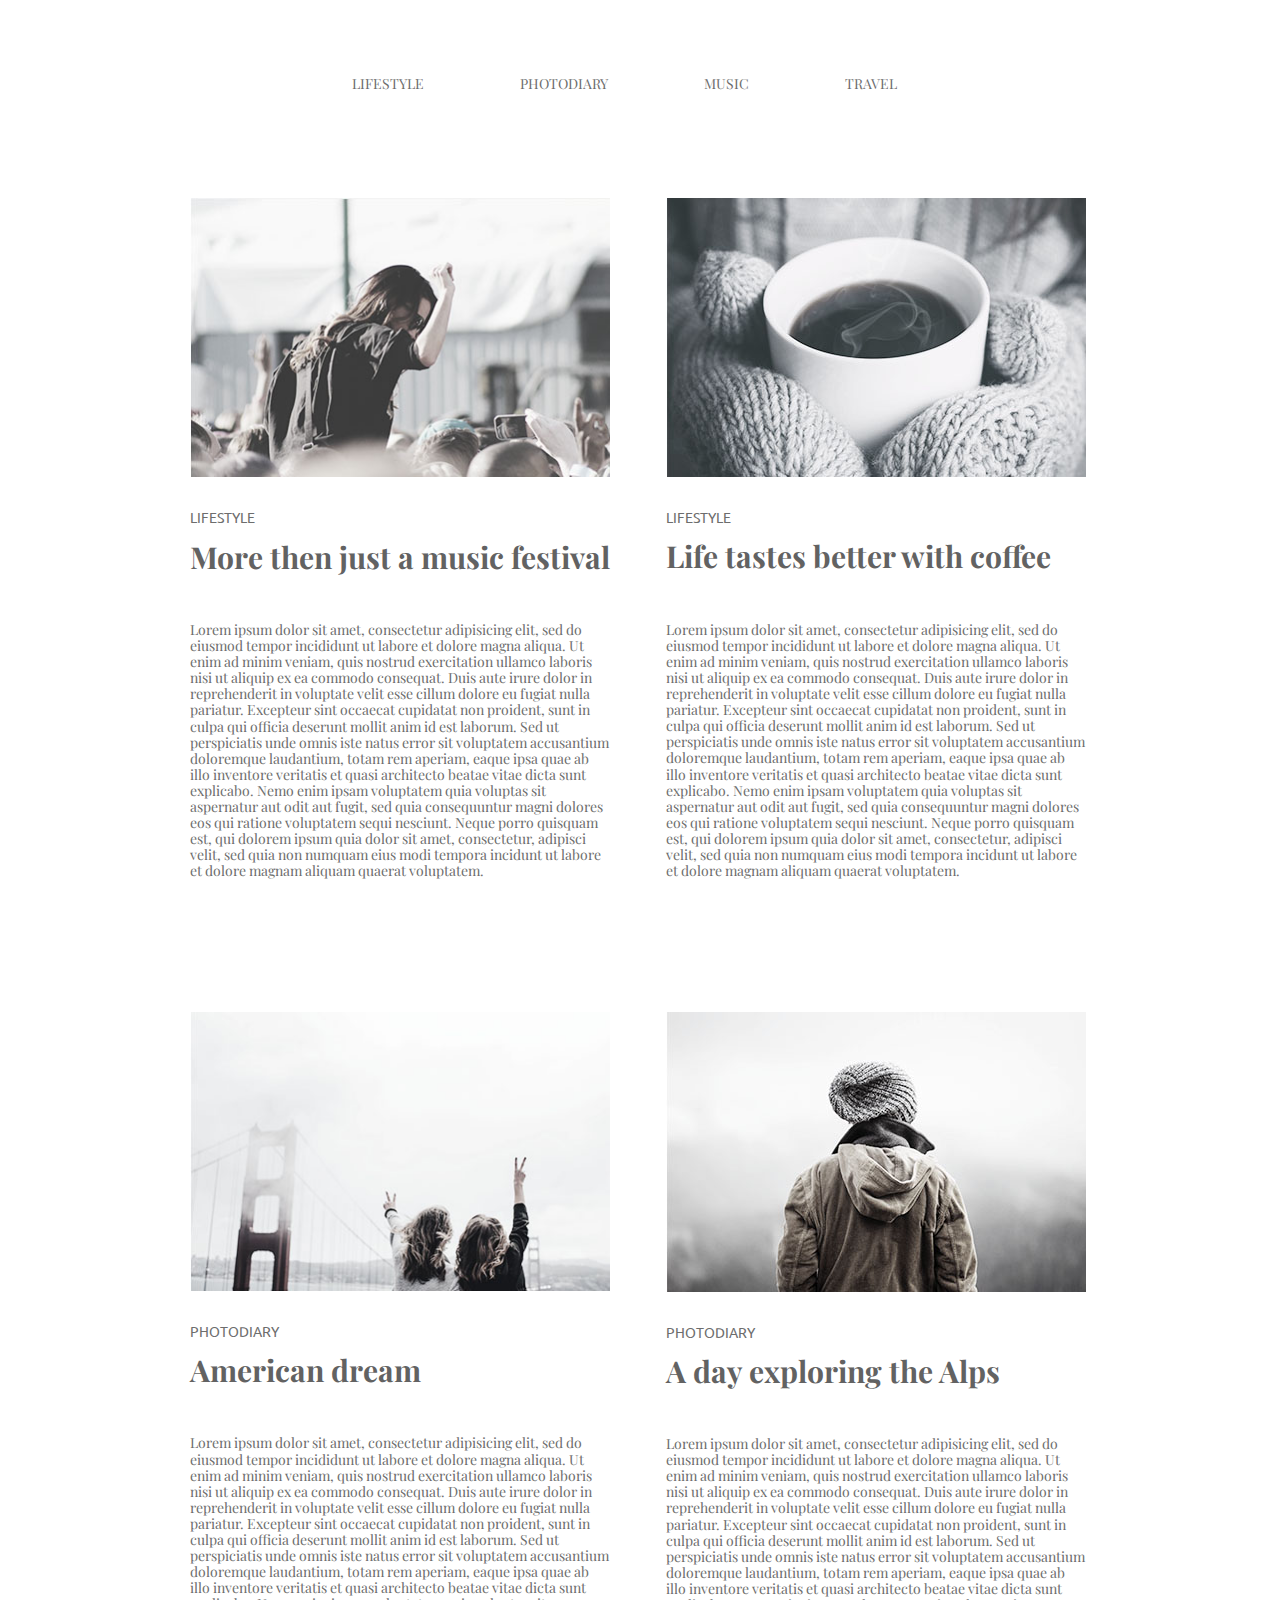
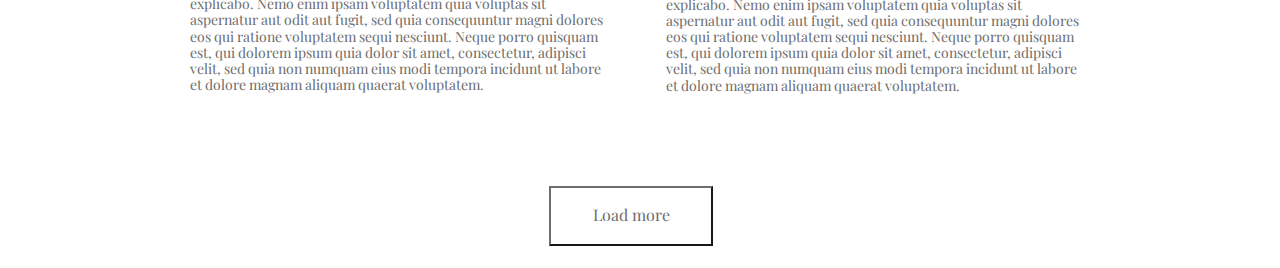
<file: homework-01-02/index.html>
<!DOCTYPE html>
<html lang="zxx">
 <head>
  <meta charset="UTF-8">
  <title>homework-01</title>
  <link rel="stylesheet" href="css/normalize.css">
  <link rel="stylesheet" href="css/styles.css">
  <link href="https://fonts.googleapis.com/css?family=Ubuntu&display=swap" rel="stylesheet">
  <link href="https://fonts.googleapis.com/css?family=Playfair+Display&display=swap" rel="stylesheet">
 </head>
 
 <body>
   <header class="page-header"> 
    <div class="container">
     <nav class="page-menu clearfix">
      <ul class="menu">
       <li class="menu-item"><a href="1">lifestyle</a></li>
       <li class="menu-item"><a href="2">photodiary</a></li>
       <li class="menu-item"><a href="3">music</a></li>
       <li class="menu-item"><a href="4">travel</a></li>
      </ul>
     </nav>
    </div>
   </header>

    <main>
     <section>
     <div class="container">
      <ul class="info clearfix">
        <li class="info-item">
         <img src="img/1.jpg" alt="girl" width="420" height="280" class="photo">
         <p class="img-name">Lifestyle</p>
         <h2 class="item-name">More then just a music festival</h2>
          <p class="info-text">Lorem ipsum dolor sit amet, consectetur adipisicing elit, sed do eiusmod tempor incididunt ut labore et dolore magna aliqua. Ut enim ad minim veniam, quis nostrud exercitation ullamco laboris nisi ut aliquip ex ea commodo consequat. Duis aute irure dolor in reprehenderit in voluptate velit esse cillum dolore eu fugiat nulla pariatur. Excepteur sint occaecat cupidatat non proident, sunt in culpa qui officia deserunt mollit anim id est laborum. Sed ut perspiciatis unde omnis iste natus error sit voluptatem accusantium doloremque laudantium, totam rem aperiam, eaque ipsa quae ab illo inventore veritatis et quasi architecto beatae vitae dicta sunt explicabo. Nemo enim ipsam voluptatem quia voluptas sit aspernatur aut odit aut fugit, sed quia consequuntur magni dolores eos qui ratione voluptatem sequi nesciunt. Neque porro quisquam est, qui dolorem ipsum quia dolor sit amet, consectetur, adipisci velit, sed quia non numquam eius modi tempora incidunt ut labore et dolore magnam aliquam quaerat voluptatem.</p>
        </li>
 
        <li class="info-item">
         <img src="img/2.jpg" alt="cup of coffee" width="420" height="280" class="photo">
         <p class="img-name">lifestyle</p>
         <h2 class="item-name">Life tastes better with coffee</h2>
         <p class="info-text">Lorem ipsum dolor sit amet, consectetur adipisicing elit, sed do eiusmod tempor incididunt ut labore et dolore magna aliqua. Ut enim ad minim veniam, quis nostrud exercitation ullamco laboris nisi ut aliquip ex ea commodo consequat. Duis aute irure dolor in reprehenderit in voluptate velit esse cillum dolore eu fugiat nulla pariatur. Excepteur sint occaecat cupidatat non proident, sunt in culpa qui officia deserunt mollit anim id est laborum. Sed ut perspiciatis unde omnis iste natus error sit voluptatem accusantium doloremque laudantium, totam rem aperiam, eaque ipsa quae ab illo inventore veritatis et quasi architecto beatae vitae dicta sunt explicabo. Nemo enim ipsam voluptatem quia voluptas sit aspernatur aut odit aut fugit, sed quia consequuntur magni dolores eos qui ratione voluptatem sequi nesciunt. Neque porro quisquam est, qui dolorem ipsum quia dolor sit amet, consectetur, adipisci velit, sed quia non numquam eius modi tempora incidunt ut labore et dolore magnam aliquam quaerat voluptatem.</p>
        </li>
 
        <li class="info-item">
         <img src="img/3.jpg" alt="girls on the bridge" width="420" height="280" class="photo">
         <p class="img-name">photodiary</p>
         <h2 class="item-name">American dream</h2>
         <p class="info-text">Lorem ipsum dolor sit amet, consectetur adipisicing elit, sed do eiusmod tempor incididunt ut labore et dolore magna aliqua. Ut enim ad minim veniam, quis nostrud exercitation ullamco laboris nisi ut aliquip ex ea commodo consequat. Duis aute irure dolor in reprehenderit in voluptate velit esse cillum dolore eu fugiat nulla pariatur. Excepteur sint occaecat cupidatat non proident, sunt in culpa qui officia deserunt mollit anim id est laborum. Sed ut perspiciatis unde omnis iste natus error sit voluptatem accusantium doloremque laudantium, totam rem aperiam, eaque ipsa quae ab illo inventore veritatis et quasi architecto beatae vitae dicta sunt explicabo. Nemo enim ipsam voluptatem quia voluptas sit aspernatur aut odit aut fugit, sed quia consequuntur magni dolores eos qui ratione voluptatem sequi nesciunt. Neque porro quisquam est, qui dolorem ipsum quia dolor sit amet, consectetur, adipisci velit, sed quia non numquam eius modi tempora incidunt ut labore et dolore magnam aliquam quaerat voluptatem.</p>
        </li>
 
        <li class="info-item">
         <img src="img/4.jpg" alt="girl with hat" width="420" height="280" class="photo">
         <p class="img-name">photodiary</p>
         <h2 class="item-name">A day exploring the Alps</h2>
         <p class="info-text">Lorem ipsum dolor sit amet, consectetur adipisicing elit, sed do eiusmod tempor incididunt ut labore et dolore magna aliqua. Ut enim ad minim veniam, quis nostrud exercitation ullamco laboris nisi ut aliquip ex ea commodo consequat. Duis aute irure dolor in reprehenderit in voluptate velit esse cillum dolore eu fugiat nulla pariatur. Excepteur sint occaecat cupidatat non proident, sunt in culpa qui officia deserunt mollit anim id est laborum. Sed ut perspiciatis unde omnis iste natus error sit voluptatem accusantium doloremque laudantium, totam rem aperiam, eaque ipsa quae ab illo inventore veritatis et quasi architecto beatae vitae dicta sunt explicabo. Nemo enim ipsam voluptatem quia voluptas sit aspernatur aut odit aut fugit, sed quia consequuntur magni dolores eos qui ratione voluptatem sequi nesciunt. Neque porro quisquam est, qui dolorem ipsum quia dolor sit amet, consectetur, adipisci velit, sed quia non numquam eius modi tempora incidunt ut labore et dolore magnam aliquam quaerat voluptatem.</p>
        </li>
      </ul>
      <input type="button" value="Load more" class="lower-button">
     </div>
     </section>
    </main>
  </body>
</html>
</file>
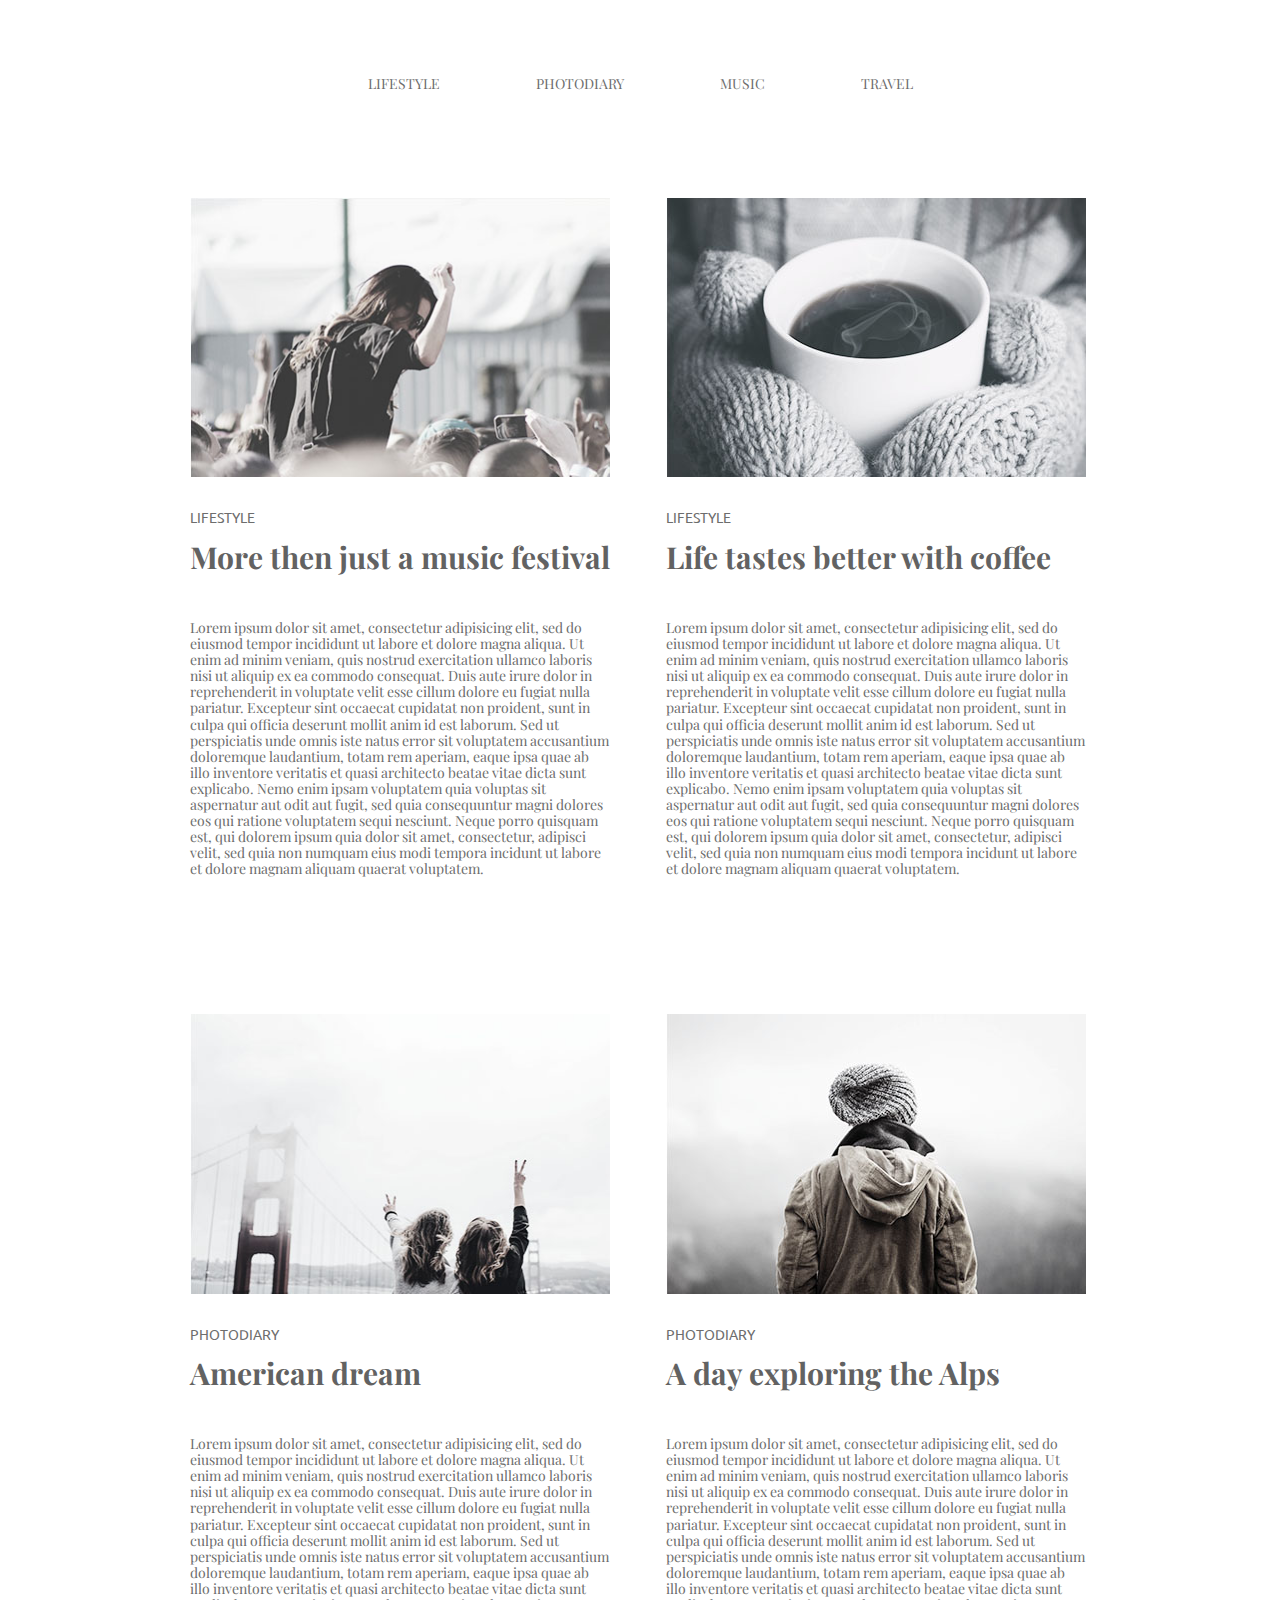
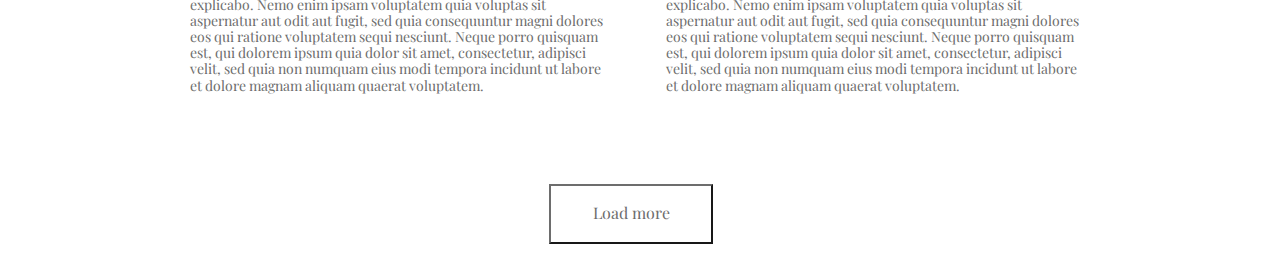
<file: homework-03/index.html>
<!DOCTYPE html>
<html lang="zxx">
 <head>
  <meta charset="UTF-8">
  <title>homework-03</title>
  <link rel="stylesheet" href="css/normalize.css">
  <link rel="stylesheet" href="css/styles.css">
  <link href="https://fonts.googleapis.com/css?family=Ubuntu&display=swap" rel="stylesheet">
  <link href="https://fonts.googleapis.com/css?family=Playfair+Display&display=swap" rel="stylesheet">
 </head>
 
 <body>
   <header class="page-header"> 
    <div class="container">
     <nav class="page-menu clearfix">
      <ul class="menu">
       <li class="menu-item"><a href="1">lifestyle</a></li>
       <li class="menu-item"><a href="2">photodiary</a></li>
       <li class="menu-item"><a href="3">music</a></li>
       <li class="menu-item"><a href="4">travel</a></li>
      </ul>
     </nav>
    </div>
   </header>

    <main>
     <section>
     <div class="container">
      <ul class="info clearfix">
        <li class="info-item">
         <img src="img/1.jpg" alt="girl" width="420" height="280" class="photo">
         <p class="img-name">Lifestyle</p>
         <h2 class="item-name">More then just a music festival</h2>
          <p class="info-text">Lorem ipsum dolor sit amet, consectetur adipisicing elit, sed do eiusmod tempor incididunt ut labore et dolore magna aliqua. Ut enim ad minim veniam, quis nostrud exercitation ullamco laboris nisi ut aliquip ex ea commodo consequat. Duis aute irure dolor in reprehenderit in voluptate velit esse cillum dolore eu fugiat nulla pariatur. Excepteur sint occaecat cupidatat non proident, sunt in culpa qui officia deserunt mollit anim id est laborum. Sed ut perspiciatis unde omnis iste natus error sit voluptatem accusantium doloremque laudantium, totam rem aperiam, eaque ipsa quae ab illo inventore veritatis et quasi architecto beatae vitae dicta sunt explicabo. Nemo enim ipsam voluptatem quia voluptas sit aspernatur aut odit aut fugit, sed quia consequuntur magni dolores eos qui ratione voluptatem sequi nesciunt. Neque porro quisquam est, qui dolorem ipsum quia dolor sit amet, consectetur, adipisci velit, sed quia non numquam eius modi tempora incidunt ut labore et dolore magnam aliquam quaerat voluptatem.</p>
        </li>
 
        <li class="info-item">
         <img src="img/2.jpg" alt="cup of coffee" width="420" height="280" class="photo">
         <p class="img-name">lifestyle</p>
         <h2 class="item-name">Life tastes better with coffee</h2>
         <p class="info-text">Lorem ipsum dolor sit amet, consectetur adipisicing elit, sed do eiusmod tempor incididunt ut labore et dolore magna aliqua. Ut enim ad minim veniam, quis nostrud exercitation ullamco laboris nisi ut aliquip ex ea commodo consequat. Duis aute irure dolor in reprehenderit in voluptate velit esse cillum dolore eu fugiat nulla pariatur. Excepteur sint occaecat cupidatat non proident, sunt in culpa qui officia deserunt mollit anim id est laborum. Sed ut perspiciatis unde omnis iste natus error sit voluptatem accusantium doloremque laudantium, totam rem aperiam, eaque ipsa quae ab illo inventore veritatis et quasi architecto beatae vitae dicta sunt explicabo. Nemo enim ipsam voluptatem quia voluptas sit aspernatur aut odit aut fugit, sed quia consequuntur magni dolores eos qui ratione voluptatem sequi nesciunt. Neque porro quisquam est, qui dolorem ipsum quia dolor sit amet, consectetur, adipisci velit, sed quia non numquam eius modi tempora incidunt ut labore et dolore magnam aliquam quaerat voluptatem.</p>
        </li>
 
        <li class="info-item">
         <img src="img/3.jpg" alt="girls on the bridge" width="420" height="280" class="photo">
         <p class="img-name">photodiary</p>
         <h2 class="item-name">American dream</h2>
         <p class="info-text">Lorem ipsum dolor sit amet, consectetur adipisicing elit, sed do eiusmod tempor incididunt ut labore et dolore magna aliqua. Ut enim ad minim veniam, quis nostrud exercitation ullamco laboris nisi ut aliquip ex ea commodo consequat. Duis aute irure dolor in reprehenderit in voluptate velit esse cillum dolore eu fugiat nulla pariatur. Excepteur sint occaecat cupidatat non proident, sunt in culpa qui officia deserunt mollit anim id est laborum. Sed ut perspiciatis unde omnis iste natus error sit voluptatem accusantium doloremque laudantium, totam rem aperiam, eaque ipsa quae ab illo inventore veritatis et quasi architecto beatae vitae dicta sunt explicabo. Nemo enim ipsam voluptatem quia voluptas sit aspernatur aut odit aut fugit, sed quia consequuntur magni dolores eos qui ratione voluptatem sequi nesciunt. Neque porro quisquam est, qui dolorem ipsum quia dolor sit amet, consectetur, adipisci velit, sed quia non numquam eius modi tempora incidunt ut labore et dolore magnam aliquam quaerat voluptatem.</p>
        </li>
 
        <li class="info-item">
         <img src="img/4.jpg" alt="girl with hat" width="420" height="280" class="photo">
         <p class="img-name">photodiary</p>
         <h2 class="item-name">A day exploring the Alps</h2>
         <p class="info-text">Lorem ipsum dolor sit amet, consectetur adipisicing elit, sed do eiusmod tempor incididunt ut labore et dolore magna aliqua. Ut enim ad minim veniam, quis nostrud exercitation ullamco laboris nisi ut aliquip ex ea commodo consequat. Duis aute irure dolor in reprehenderit in voluptate velit esse cillum dolore eu fugiat nulla pariatur. Excepteur sint occaecat cupidatat non proident, sunt in culpa qui officia deserunt mollit anim id est laborum. Sed ut perspiciatis unde omnis iste natus error sit voluptatem accusantium doloremque laudantium, totam rem aperiam, eaque ipsa quae ab illo inventore veritatis et quasi architecto beatae vitae dicta sunt explicabo. Nemo enim ipsam voluptatem quia voluptas sit aspernatur aut odit aut fugit, sed quia consequuntur magni dolores eos qui ratione voluptatem sequi nesciunt. Neque porro quisquam est, qui dolorem ipsum quia dolor sit amet, consectetur, adipisci velit, sed quia non numquam eius modi tempora incidunt ut labore et dolore magnam aliquam quaerat voluptatem.</p>
        </li>
      </ul>
      <input type="button" value="Load more" class="lower-button">
     </div>
     </section>
    </main>
  </body>
</html>
</file>
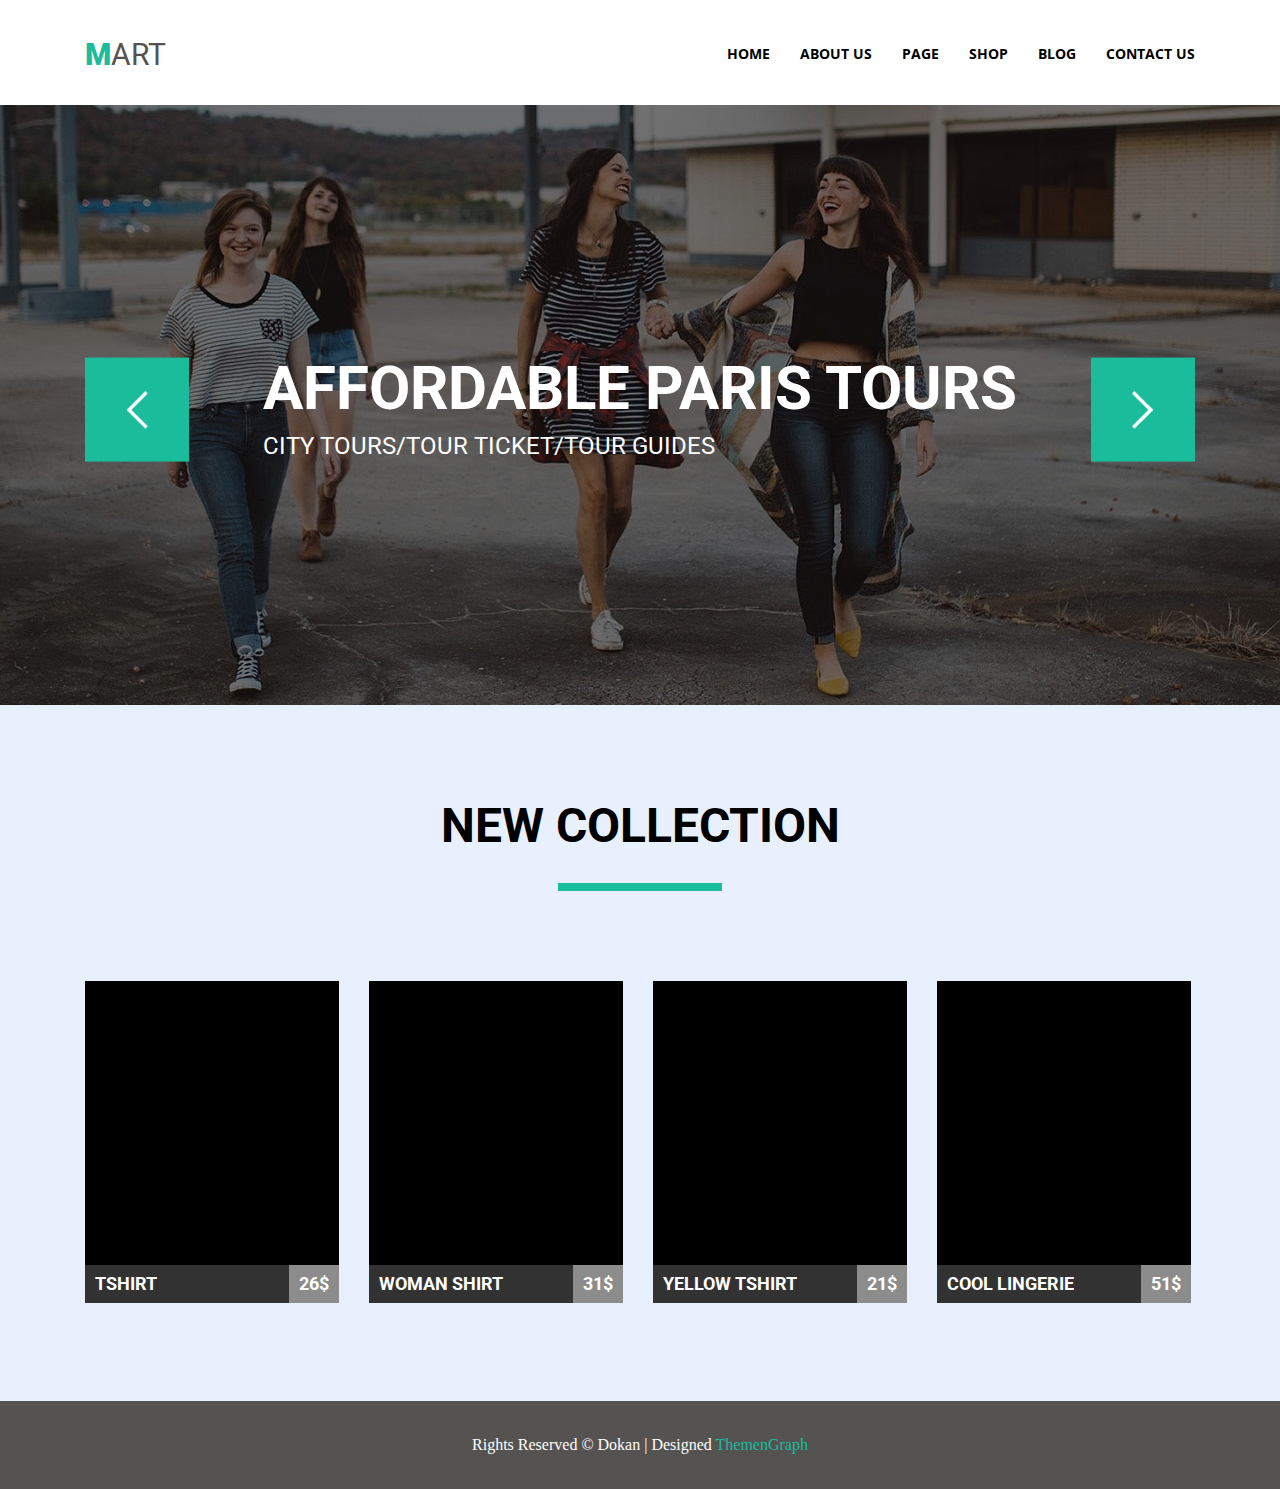
<file: homework-05/index.html>
<!DOCTYPE html>
<html lang="en">
 <head>
  <meta charset="UTF-8">
  <title>homework-05</title>
  <link href="https://fonts.googleapis.com/css?family=Roboto:400,900&display=swap" rel="stylesheet">
  <link href="https://fonts.googleapis.com/css?family=Open+Sans:200,400,500,700&display=swap" rel="stylesheet">
  <link rel="stylesheet" href="css/normalize.css">
  <link rel="stylesheet" href="css/styles.css">
</head>
 <body>
   <header class="head_menu">
     <div class="container">
     <nav class="menu_nav clearfix">
      <a href="" class="logotype">Mart</a>
      <ul class="menu_nav_list clearfix"> 
        <li class="menu_nav_list_item">
          <a href="#" class="link_nav_list_item">home</a>
        </li> 
        <li class="menu_nav_list_item">
          <a href="#" class="link_nav_list_item">about us</a>
        </li> 
        <li class="menu_nav_list_item">
          <a href="#" class="link_nav_list_item">page</a>
        </li> 
        <li class="menu_nav_list_item">
          <a href="#" class="link_nav_list_item">shop</a>
        </li> 
        <li class="menu_nav_list_item">
          <a href="#" class="link_nav_list_item">blog</a>
        </li> 
        <li class="menu_nav_list_item">
          <a href="#" class="link_nav_list_item">contact us</a>
        </li>
      </ul>
     </nav>
    </div> 
   </header>
   <main>
     <section class="slider_menu">
      <div class="bg_slider"><img src="./img/bg_image.jpg" width="1600" height="600" alt="girls" class="bg_slider_img">
      </div>
      <div class="slider_text container clearfix">
           <h2 class="slider-title">AFFORDABLE PARIS TOURS</h2>
           <p class="slider_info">CITY TOURS/TOUR TICKET/Tour GUIDES</p>
          <div class="slider_btns">
            <button class="prev" disabled></button>
            <button class="next"></button>
          </div>
      </div>
     </section>
    <section class="featured_products"> 
      <div class="container clearfix">
       <h2 class="new_collection_name">new collection</h2>
      </div>
      <div class="new_collection_info container">
        <ul class="new_collection_list">
          <li class="new_collection_list_item">
            <div class="new_collection_list_item_photo_submenu">
              <img src="./img/products/model-1.png" alt="model1" width="254" height="284">
              <div class="new_collection_list_submenu">
                <ul class="new_collection_submenu_list">
                  <li class="new_collection_submenu_item"><button class="like"></button></li>
                  <li class="new_collection_submenu_item"><button class="shuffle"></button></li>
                  <li class="new_collection_submenu_item"><button class="timer"></button></li>
                  <li class="new_collection_submenu_item cart"><button class="cart_add">ADD TO CART</button></li>
                </ul>
              </div>
            </div>
            <div class="new_collection_product">
              <a href="#"><p class="new_collection_product_name">tshirt<span class="new_collection_product_price">26$</span></p></a>
            </div>
          </li>
          <li class="new_collection_list_item">
            <div class="new_collection_list_item_photo_submenu">
              <img src="./img/products/model-2.png" alt="model2" width="254" height="284">
              <div class="new_collection_list_submenu">
                <ul class="new_collection_submenu_list">
                  <li class="new_collection_submenu_item"><button class="like"></button></li>
                  <li class="new_collection_submenu_item"><button class="shuffle"></button></li>
                  <li class="new_collection_submenu_item"><button class="timer"></button></li>
                  <li class="new_collection_submenu_item cart"><button class="cart_add">ADD TO CART</button></li>
                </ul>
              </div>
            </div>
            <div class="new_collection_product">
              <a href="#"><p class="new_collection_product_name">woman shirt<span class="new_collection_product_price">31$</span></p></a>
            </div>
          </li>
          <li class="new_collection_list_item">
            <div class="new_collection_list_item_photo_submenu">
              <img src="./img/products/model-3.png" alt="model3" width="254" height="284">
              <div class="new_collection_list_submenu">
                <ul class="new_collection_submenu_list">
                  <li class="new_collection_submenu_item"><button class="like"></button></li>
                  <li class="new_collection_submenu_item"><button class="shuffle"></button></li>
                  <li class="new_collection_submenu_item"><button class="timer"></button></li>
                  <li class="new_collection_submenu_item cart"><button class="cart_add">ADD TO CART</button></li>
                </ul>
              </div>
            </div>
            <div class="new_collection_product">
              <a href="#"><p class="new_collection_product_name">yellow tshirt<span class="new_collection_product_price">21$</span></p></a>
            </div>
          </li>
          <li class="new_collection_list_item">
            <div class="new_collection_list_item_photo_submenu">
              <img src="./img/products/model-4.png" alt="model4" width="254" height="284">
              <div class="new_collection_list_submenu">
                <ul class="new_collection_submenu_list">
                  <li class="new_collection_submenu_item"><button class="submenu_btn like"></button></li>
                  <li class="new_collection_submenu_item"><button class="submenu_btn shuffle"></button></li>
                  <li class="new_collection_submenu_item"><button class="submenu_btn timer"></button></li>
                  <li class="new_collection_submenu_item cart"><button class="submenu_btn cart_add">ADD TO CART</button></li>
                </ul>
              </div>
            </div>
            <div class="new_collection_product">
              <a href="#"><p class="new_collection_product_name">cool lingerie<span class="new_collection_product_price">51$</span></p></a>
            </div>
          </li>
        </ul>
      </div>
    </section>
   </main>
   <footer >
     <div class="footer_info container">
      <div class="footer_text">
        <p>Rights Reserved © Dokan | Designed <a href="#">ThemenGraph</a></p>
      </div>
    </div>
  </footer>
 </body>
</html>
</file>
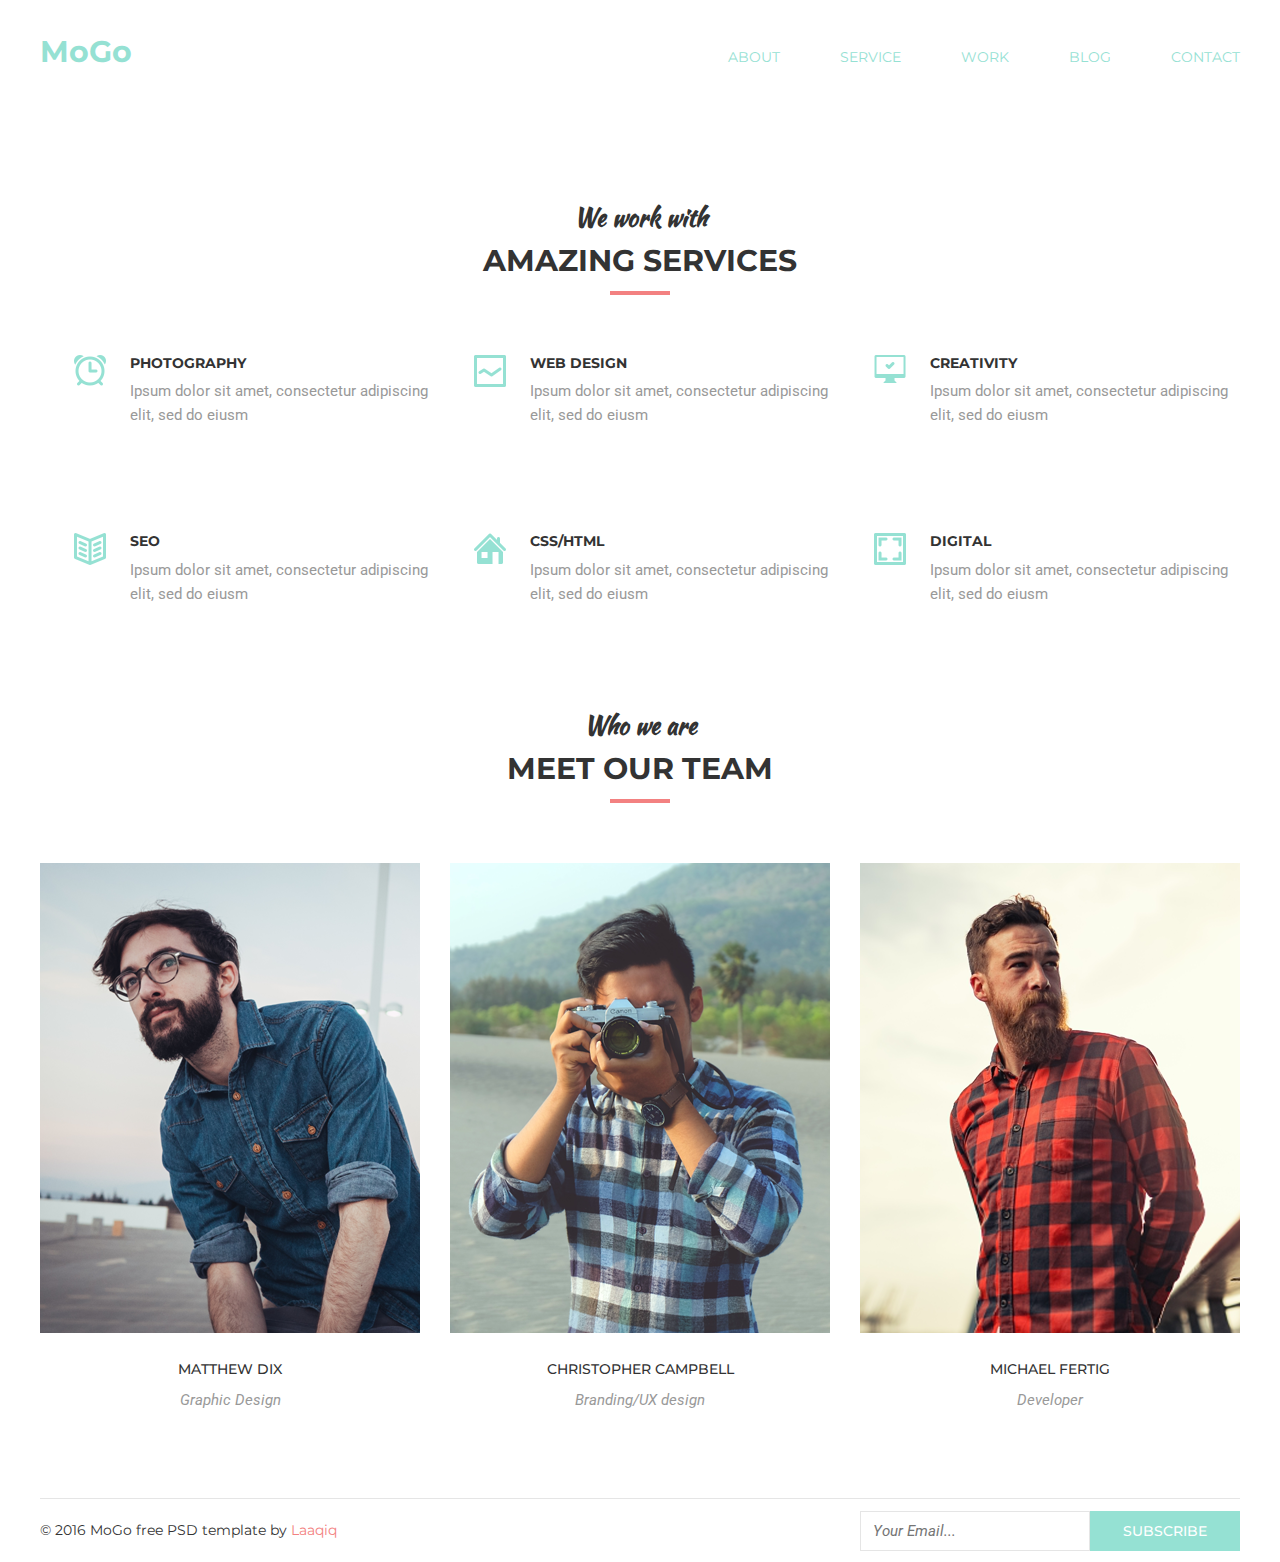
<file: homework-06/index.html>
<!DOCTYPE html>
<html lang="en">
<head>
    <meta charset="UTF-8">
    <meta name="viewport" content="width=device-width, initial-scale=1.0">
    <link href="https://fonts.googleapis.com/css?family=Kaushan+Script&display=swap&subset=latin-ext" rel="stylesheet">
    <link href="https://fonts.googleapis.com/css?family=Roboto:300i,400&display=swap" rel="stylesheet">
    <link href="https://fonts.googleapis.com/css?family=Montserrat:400,500,700&display=swap" rel="stylesheet">
    <link rel="stylesheet" href="./css/styles.css">
    <link rel="stylesheet" href="./css/normalize.css">
    <title>homework-06</title>
</head>
<body>
    <header>
        <div class="header_box container">
         <div class="logotype_box">
          <a href="#" class="logotype_item">MoGo</a>
         </div>        
            <nav class="header_nav">
             <ul class="header_nav_list">
               <li class="header_nav_list_item"><a href="#">about</a></li>
               <li class="header_nav_list_item"><a href="#">service</a></li>
               <li class="header_nav_list_item"><a href="#">work</a></li>
               <li class="header_nav_list_item"><a href="#">blog</a></li>
               <li class="header_nav_list_item"><a href="#">contact</a></li>
             </ul>
            </nav>
        </div>
    </header>
    <main>
        <section class="amazing_services container">
            <header class="page_header">
               <h2 class="page_header_text">We work with <span class="header_text_alt">amazing services</span></h2>
            </header>
            <div class="amazing_services_group">
                <ul class="amazing_services_group_list">
                    <li class="amazing_services_group_list_item">
                        <div class="amazing_services_group_photography">
                        <h3 class="amazing_services_group_list_title">photography</h3>
                        <p class="amazing_services_group_list_text">Ipsum dolor sit amet, consectetur adipiscing elit, sed do eiusm</p>
                    </div>
                    </li>
                    <li class="amazing_services_group_list_item">
                        <div class="amazing_services_group_design">
                            <h3 class="amazing_services_group_list_title">web design</h3>
                            <p class="amazing_services_group_list_text">Ipsum dolor sit amet, consectetur adipiscing elit, sed do eiusm</p>
                        </div>
                    </li>
                    <li class="amazing_services_group_list_item">
                        <div class="amazing_services_group_creativity">
                            <h3 class="amazing_services_group_list_title">creativity</h3>
                            <p class="amazing_services_group_list_text">Ipsum dolor sit amet, consectetur adipiscing elit, sed do eiusm</p>
                         </div>
                    </li>
                    <li class="amazing_services_group_list_item">
                        <div class="amazing_services_group_seo">
                            <h3 class="amazing_services_group_list_title">seo</h3>
                            <p class="amazing_services_group_list_text">Ipsum dolor sit amet, consectetur adipiscing elit, sed do eiusm</p>
                         </div>
                    </li>
                    <li class="amazing_services_group_list_item">
                        <div class="amazing_services_group_css">
                            <h3 class="amazing_services_group_list_title">css/html</h3>
                            <p class="amazing_services_group_list_text">Ipsum dolor sit amet, consectetur adipiscing elit, sed do eiusm</p>
                        </div>
                    </li>
                    <li class="amazing_services_group_list_item">
                        <div class="amazing_services_group_digital">
                            <h3 class="amazing_services_group_list_title">digital</h3>
                            <p class="amazing_services_group_list_text">Ipsum dolor sit amet, consectetur adipiscing elit, sed do eiusm</p>
                        </div>
                    </li>
                </ul>
            </div>
        </section>
        <section class="meet_our_team container">
            <header class="page_header">
                <h2 class="page_header_text">Who we are <span class="header_text_alt">meet our team</span></h2>
                <p>Lorem ipsum dolor sit amet, consectetur adipiscing elit, sed do copy</p>
            </header>
            <div class="meet_our_teem_group">
                <ul class="meet_our_teem_group_list">
                    <li class="meet_our_team_group_list_item">
                        <div class="team_group_list_item_matthew">
                            <div class="team_group_list_item_card">
                            <img src="./img/photo/matt.png" alt="matthew" width="380" height="470">
                                <div class="social_media">
                                    <ul class="social_media_list">
                                        <li class="social_media_list_item"><a href="#" class="social_media_list_icon fb"></a></li>
                                        <li class="social_media_list_item"><a href="#" class="social_media_list_icon twitter"></a></li>
                                        <li class="social_media_list_item"><a href="#" class="social_media_list_icon pinterest"></a></li>
                                        <li class="social_media_list_item"><a href="#" class="social_media_list_icon insta"></a></li>
                                    </ul>
                                </div>
                            </div>
                            <h3 class="meet_our_team_group_list_name">Matthew Dix</h3>
                            <h4 class="meet_our_team_group_list_position">Graphic Design</h4>
                        </div>
                    </li>
                    <li class="meet_our_team_group_list_item">
                        <div class="team_group_list_item_christofer">
                            <div class="team_group_list_item_card">
                            <img src="./img/photo/chris.png" alt="christofer" width="380" height="470">
                                <div class="social_media">
                                    <ul class="social_media_list">
                                        <li class="social_media_list_item"><a href="#" class="social_media_list_icon fb"></a></li>
                                        <li class="social_media_list_item"><a href="#" class="social_media_list_icon twitter"></a></li>
                                        <li class="social_media_list_item"><a href="#" class="social_media_list_icon pinterest"></a></li>
                                        <li class="social_media_list_item"><a href="#" class="social_media_list_icon insta"></a></li>
                                    </ul>
                                </div>
                            </div>
                            <h3 class="meet_our_team_group_list_name">Christopher Campbell</h3>
                            <h4 class="meet_our_team_group_list_position">Branding/UX design</h4>                            
                        </div>
                    </li>
                    <li class="meet_our_team_group_list_item">
                        <div class="team_group_list_item_michael">
                            <div class="team_group_list_item_card">
                            <img src="./img/photo/michael.png" alt="michael" width="380" height="470">
                                <div class="social_media">
                                    <ul class="social_media_list">
                                        <li class="social_media_list_item"><a href="#" class="social_media_list_icon fb"></a></li>
                                        <li class="social_media_list_item"><a href="#" class="social_media_list_icon twitter"></a></li>
                                        <li class="social_media_list_item"><a href="#" class="social_media_list_icon pinterest"></a></li>
                                        <li class="social_media_list_item"><a href="#" class="social_media_list_icon insta"></a></li>
                                    </ul>
                                </div>
                            </div>
                            <h3 class="meet_our_team_group_list_name">Michael Fertig </h3>
                            <h4 class="meet_our_team_group_list_position">Developer</h4>                            
                        </div>
                    </li>
                </ul>
            </div>
        </section>
    </main>
    <footer>
        <div class="footer_info container">
            <p class="footer_copyright"> &copy; 2016 MoGo free PSD template by <a href="#">Laaqiq</a></p>
            <form action="#" class="subscribe_form"><input type="email" name="name" placeholder="Your Email..." class="subscribe_form_input"/><button class="subscribe_form_btn">subscribe</button></form>
        </div>
    </footer>
</body>
</html>
</file>
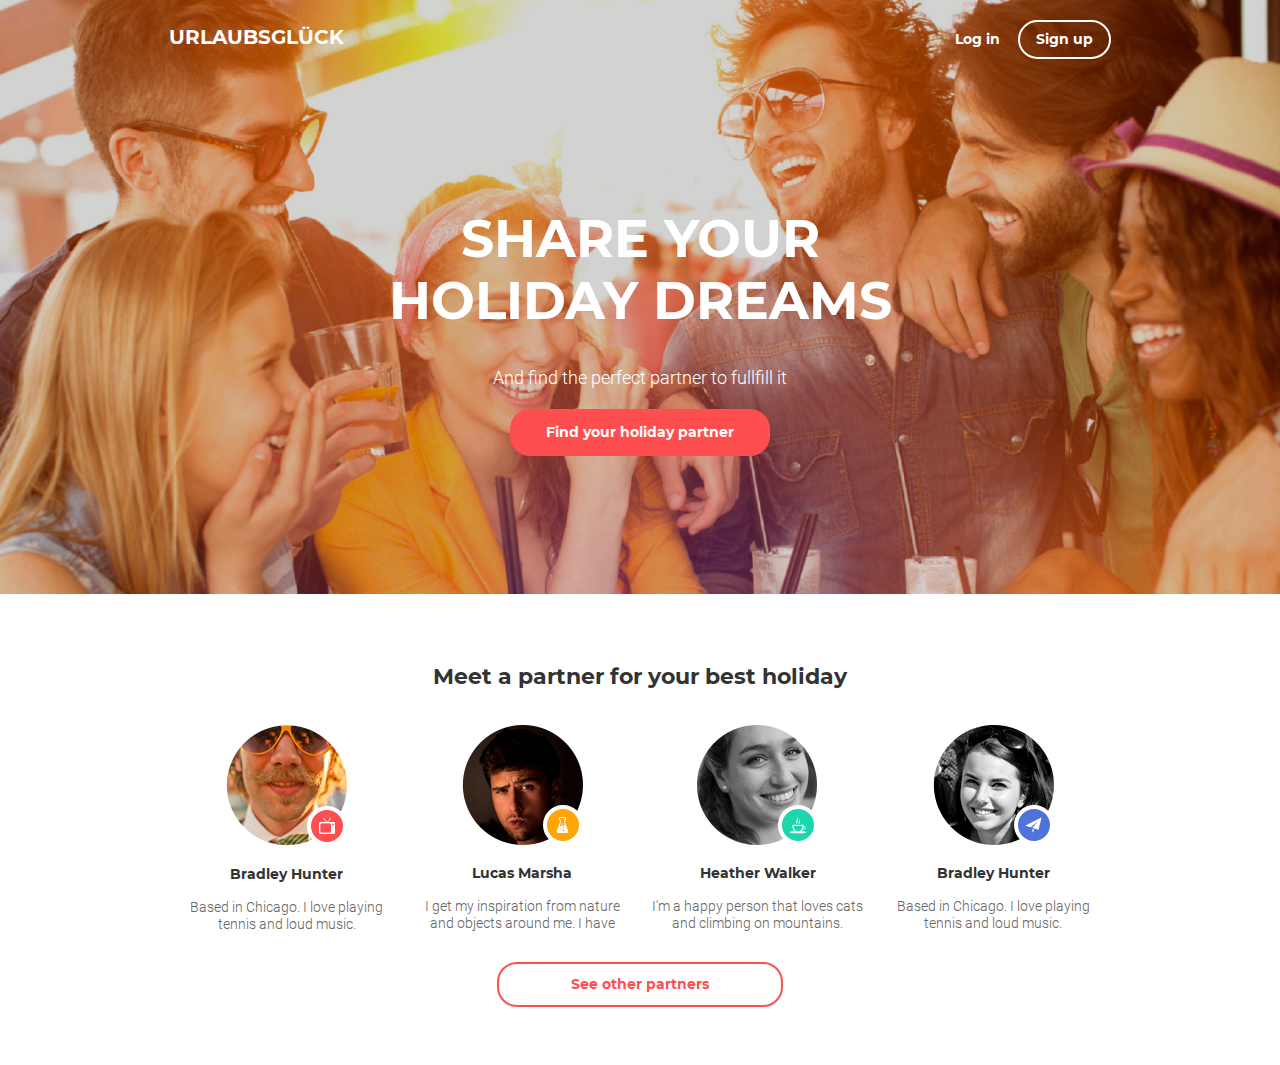
<file: homework-08/index.html>
<!DOCTYPE html>
<html lang="en">
<head>
    <meta charset="UTF-8">
    <meta name="viewport" content="width=device-width, initial-scale=1.0">
    <link rel="stylesheet" href="./css/styles.css">
    <link rel="stylesheet" href="./css/normalize.css">
    <title>Homework-08</title>
</head>
<body>
    <header>
        <div class="container">
           <div class="header_nav">
              <div class="header_nav_list_btns">
               <ul class="header_nav_list">
                 <li class="header_nav_list_item">
                    <button class="header_nav_list_item log_in">Log in</button>
                 </li>
                 <li class="header_nav_list_item">
                    <button class="header_nav_list_item sign_up">Sign up</button>
                 </li>
                </ul>
              </div>
             <div class="logotype_box">
                <a href="#" class="logotype">URLAUBSGLÜCK</a>
             </div>
           </div>
          <div class="header_title">
            <h1 class="header_title_main">Share your <span class="new_row_title">holiday dreams</span></h1>
            <p class="header_title_sub">And find the perfect partner <span class="new_row_sub">to fullfill it</span></p>
            <button class="header_title_btn">Find your holiday partner</button>
          </div>
        </div>
    </header>
    <main class="container">
        <div class="partners_menu">
            <h2 class="partners_menu_title">Meet a partner for your best holiday</h2>
        </div>
        <div class="partners_menu_info">
            <div  class="partners_menu_list">
                <ul class="partners_menu_list_items">
                    <li class="partners_menu_list_item">
                        <div class="partners_menu_list_item_photo hunter">
                            <img src="./img/hurter.png" alt="man">
                        </div>
                        <h3 class="partners_menu_list_item_name">Bradley Hunter</h3>
                        <p class="partners_menu_list_item_info">Based in Chicago. I love playing tennis and loud music.</p>
                    </li>
                    <li class="partners_menu_list_item">
                        <div class="partners_menu_list_item_photo marsha">
                            <img src="./img/marsha.png" alt="man">
                        </div>
                        <h3 class="partners_menu_list_item_name">Lucas Marsha</h3>
                        <p class="partners_menu_list_item_info">I get my inspiration from nature and objects around me. I have </p>
                    </li>
                    <li class="partners_menu_list_item">
                        <div class="partners_menu_list_item_photo walker">
                            <img src="./img/walker.png" alt="woman">
                        </div>
                        <h3 class="partners_menu_list_item_name">Heather Walker</h3>
                        <p class="partners_menu_list_item_info">I'm a happy person that loves cats and climbing on mountains. </p>
                    </li>
                    <li class="partners_menu_list_item">
                        <div class="partners_menu_list_item_photo bradley">
                            <img src="./img/bradley.png" alt="woman">
                        </div>
                        <h3 class="partners_menu_list_item_name">Bradley Hunter</h3>
                        <p class="partners_menu_list_item_info">Based in Chicago. I love playing tennis and loud music.</p>
                    </li>
                </ul>
            </div>
            <button class="partners_menu_info_btn">See other partners</button>
        </div>
    </main>
</body>
</html>
</file>
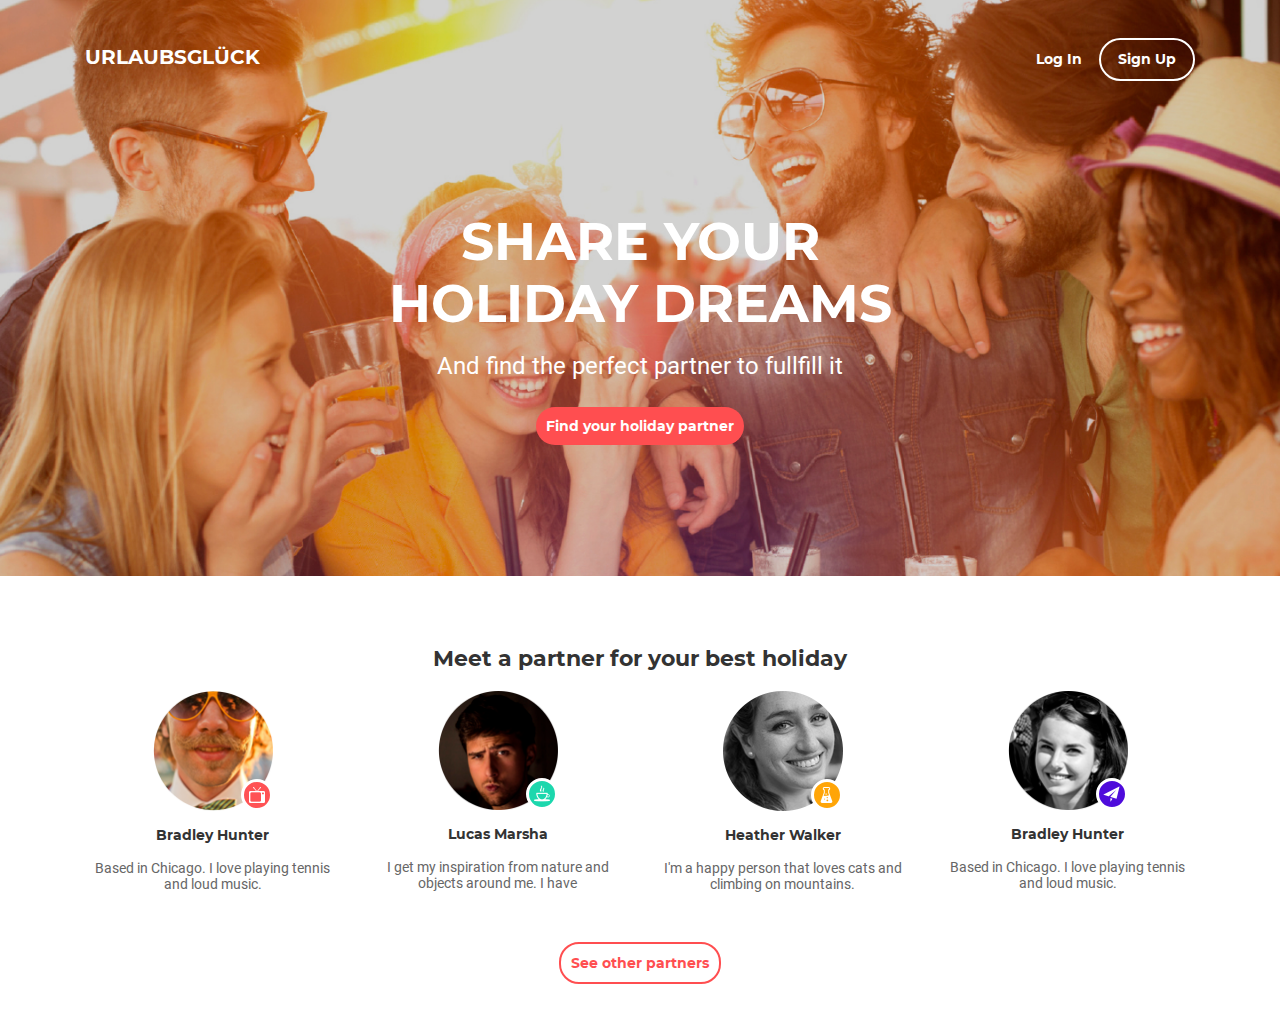
<file: homework-09/index.html>
<!DOCTYPE html>
<html lang="en">
 <head>
    <meta charset="UTF-8">
    <meta name="viewport" content="width=device-width, initial-scale=1.0">
    <link rel="stylesheet" href="./css/styles.css">
    <link rel="stylesheet" href="./css/normalize.css">
    <link rel="stylesheet" href="./css/bootstrap.css">
    <title>Homework-09</title>
 </head>
 <body>
     <header class="header">
         <div class="container">
             <div class="row">
              <div class="col-12 header_nav">
                 <div class=" header_nav_btns">
                    <button class="header_nav_btns_log_in">Log In</button>
                    <button class="header_nav_btns_sign_up">Sign Up</button>
                 </div>
                 <a href="#" class="logotype">URLAUBSGLÜCK</a>
              </div>
              <div class="col-12 col-md-8 offset-md-2 header_info">
                 <h2 class="header_info_title">Share your <span class="header_info_title_sub">holiday dreams</span></h2>
                 <p class="header_info_text">And find the perfect partner to fullfill it</p>
                 <a href="#" class="header_info_link">Find your holiday partner</a>
              </div>
             </div>
          </div>
     </header>
     <main>
         <div class="container partner_info">
             <h2 class="partner_info_title">Meet a partner for your best holiday</h2>
              <ul class="row partner_info_list">
                 <li class="col-md-4 offset-md-2 col-lg-3  offset-lg-0 partner_info_list_item">
                     <div class="partner_info_members_photo hunter">
                         <img src="./img/hurter.png" alt="hunter">
                     </div>
                     <h3 class="partner_info_members_name">Bradley Hunter</h3>
                     <p class="partner_info_members_description">Based in Chicago. I love playing tennis and loud music.</p>
                 </li>
                 <li class="col-md-4 col-lg-3 partner_info_list_item">
                    <div class="partner_info_members_photo lucas">
                        <img src="./img/marsha.png" alt="Lucas">
                    </div>
                    <h3 class="partner_info_members_name">Lucas Marsha</h3>
                    <p class="partner_info_members_description">I get my inspiration from nature and objects around me. I have </p>
                </li>
                <li class="col-md-4 offset-md-2 col-lg-3  offset-lg-0 partner_info_list_item">
                    <div class="partner_info_members_photo heather">
                        <img src="./img/walker.png" alt="Heather" >
                    </div>
                    <h3 class="partner_info_members_name">Heather Walker</h3>
                    <p class="partner_info_members_description">I'm a happy person that loves cats and climbing on mountains. </p>
                </li>
                <li class="col-md-4 col-lg-3 partner_info_list_item">
                    <div class="partner_info_members_photo bradley">
                        <img src="./img/bradley.png" alt="bradley">
                    </div>
                    <h3 class="partner_info_members_name">Bradley Hunter</h3>
                    <p class="partner_info_members_description">Based in Chicago. I love playing tennis and loud music.</p>
                </li>
              </ul>
             <div class="partner_info_link_box">
                <a href="#" class="partner_info_link">See other partners</a>
             </div>
            </div>
     </main>
 </body>
</html>
</file>
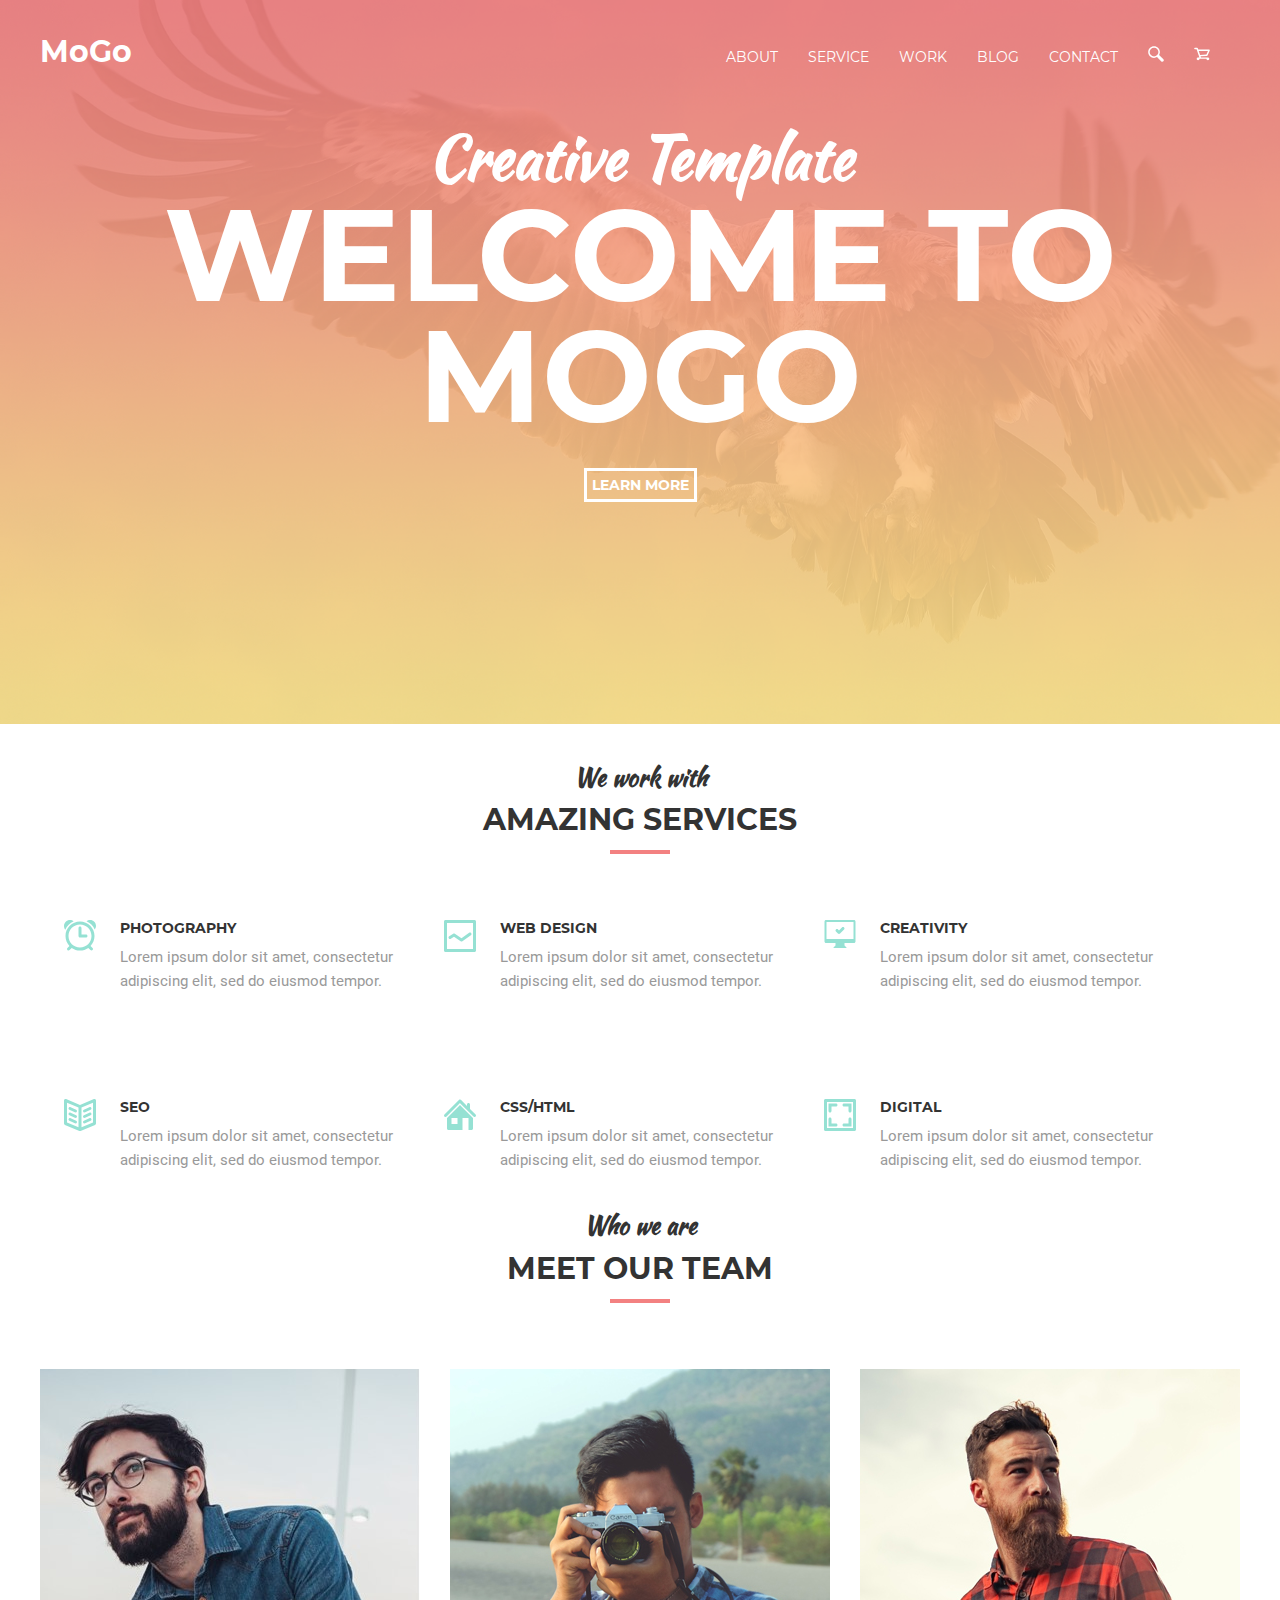
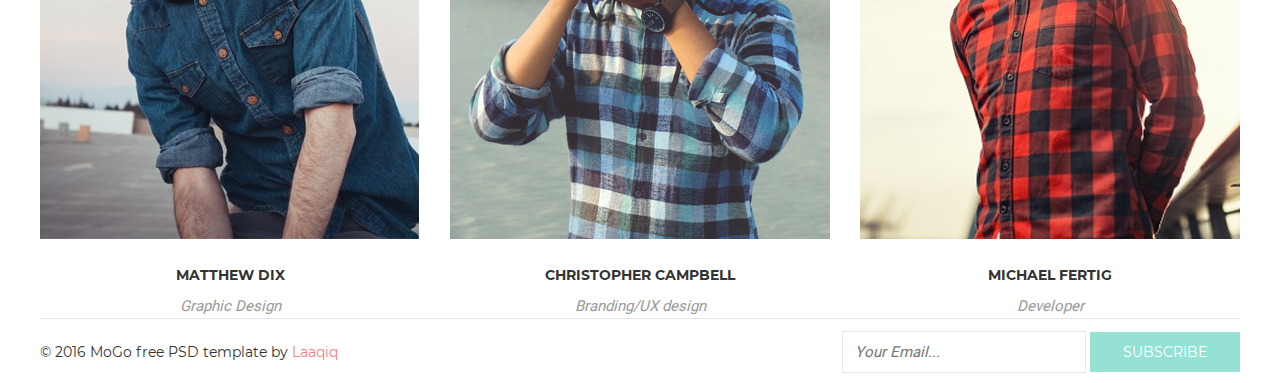
<file: homework-10/index.html>
<!DOCTYPE html>
<html lang="en">
<head>
    <meta charset="UTF-8">
    <meta name="viewport" content="width=device-width, initial-scale=1.0">
    <link rel="stylesheet" href="./css/styles.css">
    <link rel="stylesheet" href="./css/normalize.css">
    <title>homework-10</title>
</head>
<body>
    <header class="header">
        <div class="container">
            <div class="header_nav">
                <div class="header_nav_logo">
                <a href="#" class="header_nav_logo--item">MoGo</a>
                </div>
                <div class="header_nav_items">
                    <ul class="header_nav_items--list">
                        <li class="header_nav_items--link">
                            <a href="#">about</a>
                        </li>
                        <li class="header_nav_items--link">
                            <a href="#">service</a>
                        </li>
                        <li class="header_nav_items--link">
                        <a href="#">work</a>
                        </li>
                        <li class="header_nav_items--link">
                        <a href="#">blog</a>
                        </li>
                        <li class="header_nav_items--link">
                        <a href="#">contact</a>
                        </li>
                    </ul>
                 <div class="header_btns">
                    <button class="header_btns--item">
                        <svg class="header_btns--logo">
                            <use xlink:href="./img/icons/sprite.svg#cart"></use>
                        </svg>
                    </button>
                    <button class="header_btns--item">
                        <svg class="header_btns--logo">
                            <use xlink:href="./img/icons/sprite.svg#search"></use>
                        </svg>
                    </button>
                 </div>
                 </div >
            </div>   
        </div>    
        <div class="header_title container">
            <h1 class="header_title--main">Creative Template<span class="header_title--sub">Welcome to MoGo</span></h1>
            <a href="#" class="header_link">learn more</a>
            </div>
    </header>
    <main>
        <div class="container">
        <h2 class="body_title">We work with<span class="body_title--sub">Amazing Services</span></h2>
        <div class="services">
            <ul class="services_list">
                <li class="services_list--item photography">
                    <h3 class="services_list--title">Photography</h3>
                    <p class="services_list--text">Lorem ipsum dolor sit amet, consectetur adipiscing elit, sed do eiusmod tempor.</p>
                </li>
                <li class="services_list--item design">
                    <h3 class="services_list--title">Web Design</h3>
                    <p class="services_list--text">Lorem ipsum dolor sit amet, consectetur adipiscing elit, sed do eiusmod tempor.</p>
                </li>
                <li class="services_list--item creativity">
                    <h3 class="services_list--title">Creativity</h3>
                    <p class="services_list--text">Lorem ipsum dolor sit amet, consectetur adipiscing elit, sed do eiusmod tempor.</p>
                </li>
                <li class="services_list--item seo">
                    <h3 class="services_list--title">seo</h3>
                    <p class="services_list--text">Lorem ipsum dolor sit amet, consectetur adipiscing elit, sed do eiusmod tempor.</p>
                </li>
                <li class="services_list--item css">
                    <h3 class="services_list--title">Css/Html</h3>
                    <p class="services_list--text">Lorem ipsum dolor sit amet, consectetur adipiscing elit, sed do eiusmod tempor.</p>
                </li>
                <li class="services_list--item digital">
                    <h3 class="services_list--title">digital</h3>
                    <p class="services_list--text">Lorem ipsum dolor sit amet, consectetur adipiscing elit, sed do eiusmod tempor.</p>
                </li>
            </ul>
        </div class="team">
        <h2 class="body_title">Who we are<span class="body_title--sub">Meet our team</span></h2>
        <p>Lorem ipsum dolor sit amet, consectetur adipiscing elit, sed do eiusmod tempor incididunt ut labore et dolore magna aliqua. Ut enim ad minim veniam, quis nostrud exercitation ullamco laboris nisi ut aliquip ex ea commodo consequat.</p>
        <div class="team_list">
            <ul class="team_list--items">
                <li class="team_list--member">
                    <div class="team_list--card">
                        <img 
                        class="team_list--photo"
                        srcset="./img/dix@1x.jpg 380w, ./img/dix@2x.jpg 760w" 
                        sizes="380px"
                        src="./img/dix@1x.jpg" 
                        alt="dix"
                        height="470" 
                        > 
                    <div class="social_media">
                        <ul class="social_media_list">
                            <li class="social_media_list--item">
                                <a href="#" class="social_media_list--icon fb"></a>
                            </li>
                            <li class="social_media_list--item">
                                <a href="#" class="social_media_list--icon twitter"></a>
                            </li>
                            <li class="social_media_list--item">
                                <a href="#" class="social_media_list--icon pinterest"></a>
                            </li>
                            <li class="social_media_list--item">
                                <a href="#" class="social_media_list--icon insta"></a>
                            </li>
                        </ul>
                        </div>
                    </div>
                    <h3 class="team_list--name">Matthew Dix</h3>
                    <p class="team_list--position">Graphic Design</p>
                </li>
                <li class="team_list--member">
                    <div class="team_list--card">
                        <img 
                        class="team_list--photo"
                        srcset="./img/campbell@1x.jpg 380w, ./img/campbell@2x.jpg 760w" 
                        sizes="380px"
                        src="./img/campbell@1x.jpg" 
                        alt="dix" 
                        height="470" 
                        >
                    <div class="social_media">
                        <ul class="social_media_list">
                            <li class="social_media_list--item">
                                <a href="#" class="social_media_list--icon fb"></a>
                            </li>
                            <li class="social_media_list--item">
                                <a href="#" class="social_media_list--icon twitter"></a>
                            </li>
                            <li class="social_media_list--item">
                                <a href="#" class="social_media_list--icon pinterest"></a>
                            </li>
                            <li class="social_media_list--item">
                                <a href="#" class="social_media_list--icon insta"></a>
                            </li>
                        </ul>
                    </div>
                    </div>
                    <h3 class="team_list--name">Christopher Campbell</h3>
                    <p class="team_list--position">Branding/UX design</p>
                </li>
                <li class="team_list--member">
                    <div class="team_list--card">
                        <img 
                        class="team_list--photo"
                        srcset="./img/fertig@1x.jpg 380w, ./img/fertig@2x.jpg 760w" 
                        sizes="380px"
                        src="./img/fertig@1x.jpg 380w"
                        alt="dix" 
                        height="470" 
                        >
                        <div class="social_media">
                            <ul class="social_media_list">
                                <li class="social_media_list--item">
                                    <a href="#" class="social_media_list--icon fb"></a>
                                </li>
                                <li class="social_media_list--item">
                                    <a href="#" class="social_media_list--icon twitter"></a>
                                </li>
                                <li class="social_media_list--item">
                                    <a href="#" class="social_media_list--icon pinterest"></a>
                                </li>
                                <li class="social_media_list--item">
                                    <a href="#" class="social_media_list--icon insta"></a>
                                </li>
                            </ul>
                        </div>
                    </div>
                    <h3 class="team_list--name">Michael Fertig</h3>
                    <p class="team_list--position">Developer</p>
                </li>
            </ul>
        </div>
    </div>
</main>
    <footer>
        <div class="footer_info container">
            <p class="footer_copyright"> &copy; 2016 MoGo free PSD template by <a href="#">Laaqiq</a></p>
            <form action="#" class="subscribe_form">
                <input type="email" name="name" placeholder="Your Email..." class="subscribe_form--input"/>
                <button class="subscribe_form--btn">subscribe</button>
            </form>
        </div>
    </footer>
</body>
</html>
</file>
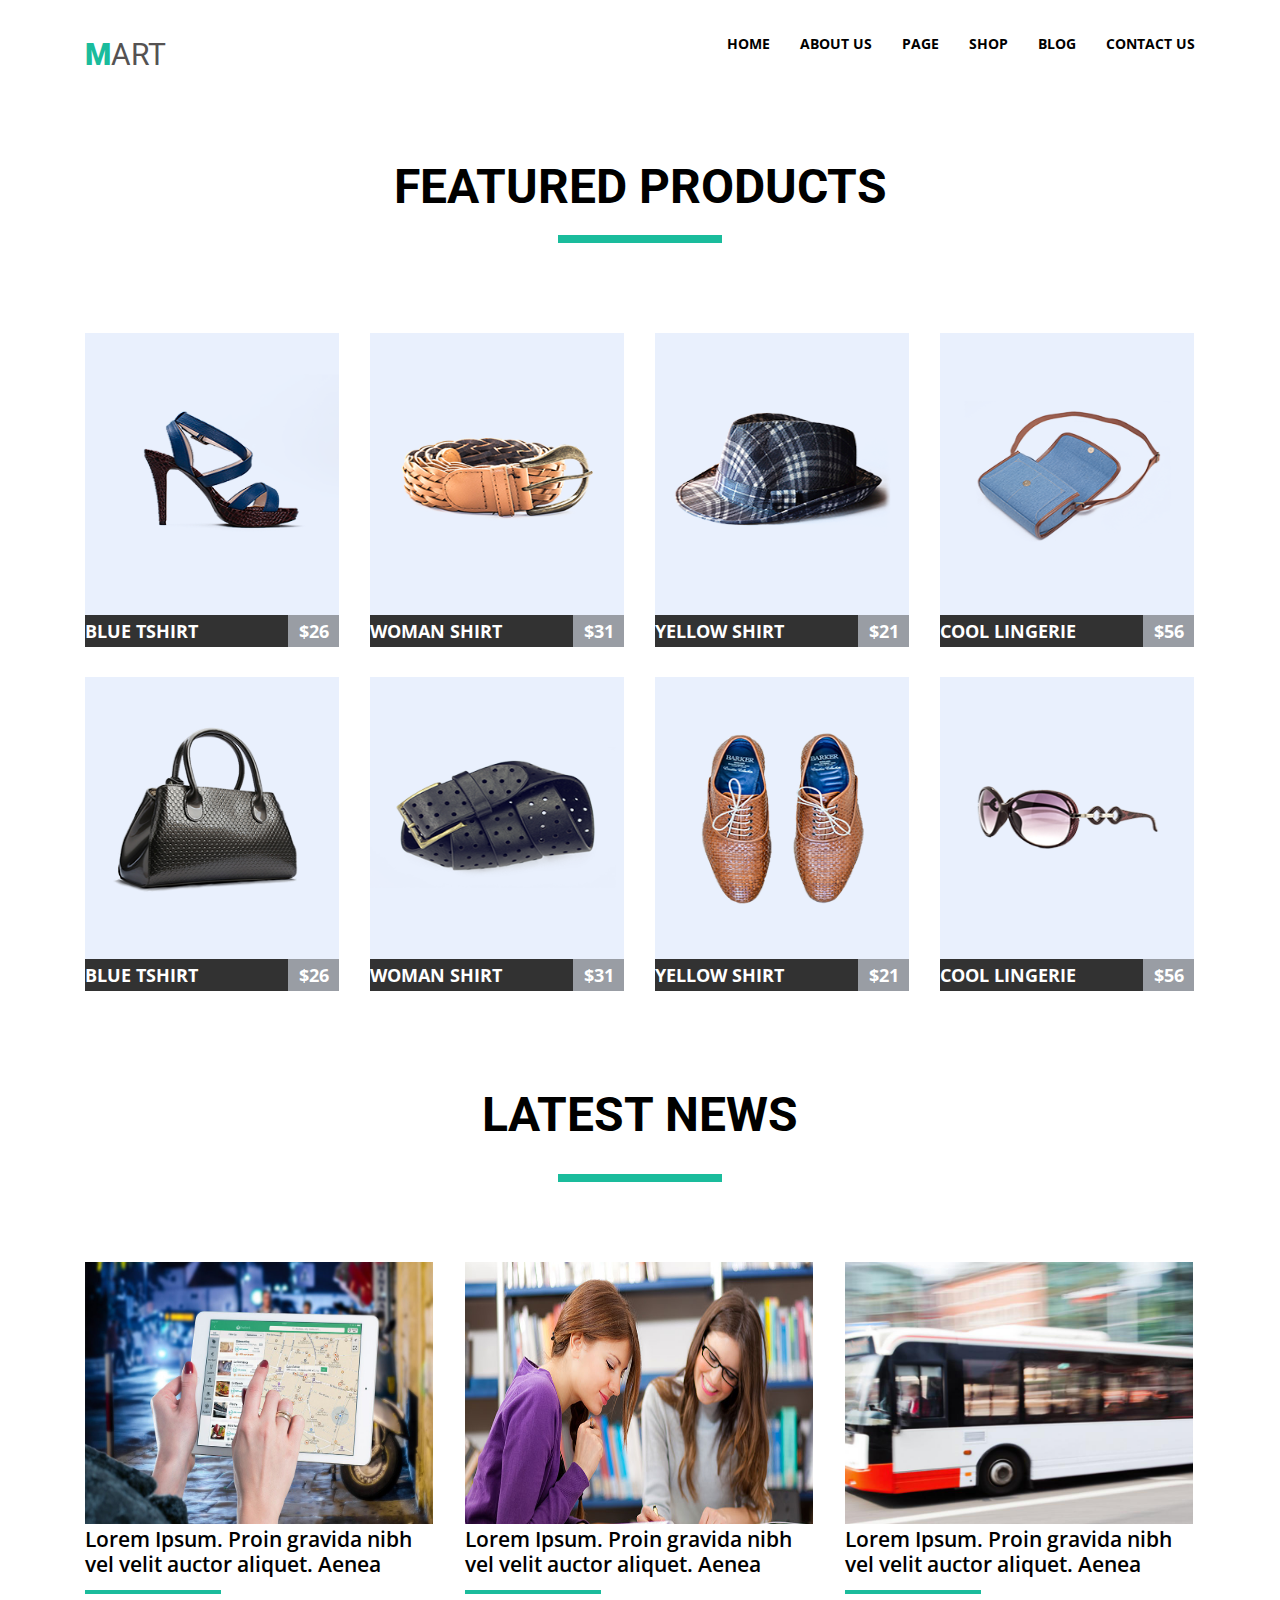
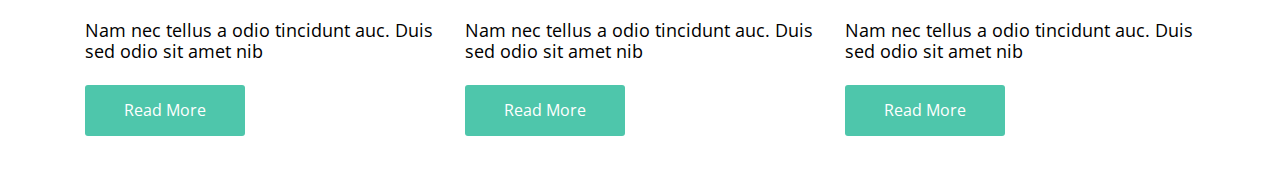
<file: homework-4/index.html>
<!DOCTYPE html>
<html lang="zxx">
 <head>
  <meta charset="UTF-8">
  <title>homework-04</title>
  <link href="https://fonts.googleapis.com/css?family=Roboto:400,900&display=swap" rel="stylesheet">
  <link href="https://fonts.googleapis.com/css?family=Open+Sans:200,400,500,700&display=swap" rel="stylesheet">
  <link rel="stylesheet" href="css/normalize.css">
  <link rel="stylesheet" href="css/styles.css">
</head>
 <body>
   <header class="head_menu">
     <div class="container">
     <nav class="menu_nav clearfix">
      <a href="" class="logotype">Mart</a>
      <ul class="menu_nav_list clearfix"> 
        <li class="menu_nav_list_item">
          <a href="#" class="link_nav_list_item">home</a>
        </li> 
        <li class="menu_nav_list_item">
          <a href="#" class="link_nav_list_item">about us</a>
        </li> 
        <li class="menu_nav_list_item">
          <a href="#" class="link_nav_list_item">page</a>
        </li> 
        <li class="menu_nav_list_item">
          <a href="#" class="link_nav_list_item">shop</a>
        </li> 
        <li class="menu_nav_list_item">
          <a href="#" class="link_nav_list_item">blog</a>
        </li> 
        <li class="menu_nav_list_item">
          <a href="#" class="link_nav_list_item">contact us</a>
        </li>
      </ul>
     </nav>
    </div> 
   </header>
   <main>
    <section class="featured_products container">
     <h2 class="featured_products_name">featured products</h2>
    <div class="featured_products_list container clearfix">
     <ul class="products_list clearfix">
      <li class="products_list_item clearfix">
        <img src="./img/products/product1.png" alt="blue shoes" width="254" height="282">
        <a href="#" class="product_link"><h3 class="products">blue tshirt</h3><p class="price">$26</p></a>
      </li> 
      <li class="products_list_item clearfix">
        <img src="./img/products/product2.png" alt="golden belt" width="254" height="282">
        <a href="#" class="product_link"><h3 class="products">woman shirt</h3><p class="price">$31</p></a>
      </li> 
      <li class="products_list_item clearfix">
        <img src="./img/products/product3.png" alt="grey hat" width="254" height="282">
        <a href="#" class="product_link"><h3 class="products">yellow shirt</h3><p class="price">$21</p></a>
      </li> 
      <li class="products_list_item clearfix">
        <img src="./img/products/product4.png" alt="blue bag" width="254" height="282">
        <a href="#" class="product_link"><h3 class="products">cool lingerie</h3><p class="price">$56</p></a>
      </li> 
      <li class="products_list_item clearfix">
        <img src="./img/products/product5.png" alt="black bag" width="255" height="282">
        <a href="#" class="product_link"><h3 class="products">blue tshirt</h3><p class="price">$26</p></a>
      </li> 
      <li class="products_list_item clearfix">
        <img src="./img/products/product6.png" alt="black belt" width="255" height="282">
        <a href="#" class="product_link"><h3 class="products">woman shirt</h3><p class="price">$31</p></a>
      </li>
      <li class="products_list_item clearfix">
        <img src="./img/products/product7.png" alt="yellow shoes" width="255" height="282">
        <a href="#" class="product_link"><h3 class="products">yellow shirt</h3><p class="price">$21</p></a>
      </li>
      <li class="products_list_item clearfix">
        <img src="./img/products/product8.png" alt="glasses" width="255" height="282">
        <a href="#" class="product_link"><h3 class="products">cool lingerie</h3><p class="price">$56</p></a>
      </li>
     </ul>
   </div>
    </section>
    <section class="latest_news_menu">
      <div class="container">
      <h2 class="latest_news_title">latest news</h2>
      <ul class="latest_news_list clearfix">
        <li class="latest_news_items clearfix">
          <img src="./img/news/ipad.jpg" alt="ipad" width="348" height="262">
          <h3 class="news_title">Lorem Ipsum. Proin gravida nibh vel velit auctor aliquet. Aenea</h3>
          <p class="info_news">Nam nec tellus a odio tincidunt auc. Duis sed odio sit amet nib</p>
          <a href ="#" class="btn_read_more">Read More</a>
        </li>
        <li class="latest_news_items">
          <img src="./img/news/women.jpg" alt="women" width="348" height="262">
          <h3 class="news_title">Lorem Ipsum. Proin gravida nibh vel velit auctor aliquet. Aenea</h3>
          <p class="info_news">Nam nec tellus a odio tincidunt auc. Duis sed odio sit amet nib</p>
          <a href ="#" class="btn_read_more">Read More</a>
        </li>
        <li class="latest_news_items">
          <img src="./img/news/bus.jpg" alt="bus" width="348" height="262">
          <h3 class="news_title">Lorem Ipsum. Proin gravida nibh vel velit auctor aliquet. Aenea</h3>
          <p class="info_news">Nam nec tellus a odio tincidunt auc. Duis sed odio sit amet nib</p>
          <a href ="#" class="btn_read_more">Read More</a>
        </li>
      </ul>
     </div>
    </section>
   </main>
 </body>
</html>
</file>
<file: homework-01-02/css/styles.css>
html{
    box-sizing: border-box;
}

*,
*::before,
*::after{
    box-sizing: inherit;
}

header{
    padding-top: 76px;
}

.container {
 width:900px;
 margin: 0 auto; 
 color: rgb(109,109,109)
}

.menu{
    margin:auto 0;
    padding: 0;
    width: 100%;
    font-size: 0;
    list-style: none;
}

.menu-item {
 margin-right: 96px;
 float: left;
 font-family: 'Playfair Display', serif;
 font-size: 14px;
 text-transform: uppercase;
}


.menu li:first-child{
    margin-left: 162px;
}

.menu a{
    text-decoration: none;
    color: rgb(109,109,109);
    font-size: 14px;
    text-transform: uppercase;
}

.menu a:hover{
    color: rgb(3,169,244);
}

.container h2{
    color:rgb(98,98,98);
}

.container p{
    color: rgb(109,109,109);
}

img {
    max-width: 100%;
    height: auto;
}

.info-item{
    width: 420px;
    margin: 0;
    padding: 0;
    float: left;
}


.info h2{
    margin: 0;
    margin-bottom:46px;  
    font-size: 30px;
    font-family: 'Playfair Display', serif;
}

.info{
    list-style: none;
    margin: 0;
    padding: 0;
    font-size: 0;
    padding-bottom: 92px;
    }

.info-item{
        margin-right: 56px;
        padding-bottom: 132px ;
    }

.info-item:nth-child(2n){
    margin-right: 0;
}

.info-item:nth-child(n+2){
    padding-bottom: 0;
}


footer{
    width:900px ;
    margin: 0 auto;
}

.lower-button{
  width: 164px;
  height: 60px;
  margin-right:380px ;
  margin-left: 359px;
  font-family: 'Playfair Display', serif;
  background-color: white;
  border-color: rgb(109,109,109);
  color:  rgb(109,109,109);
  }

section {
      padding-bottom: 22px;  
  }

p {
    font-size: 14px;
}

.info-text{
    color: rgb(109,109,109);
    font-family: 'Playfair Display', serif;
    font-style: normal;
    font-weight: 400;
    margin: 0;
}

.page-menu {
    padding-bottom: 106px ;
}

.img-name{
    text-transform: uppercase;
    color: rgb(109,109,109);
    margin-top: 32px;
    font-family: 'Ubuntu', sans-serif;
}

.lower-button:hover{
    font-size: 24px;
}
.lower-button:focus{
    background-color: #21e7e7;
}

.clearfix::after {
    content: "";
    display: table;
    clear: both;
}

h2::after{
    display: block;
	position: left;
	left: 1; 
	width: 0;
	height: 2px; 
	background-color: rgb(109,109,109);
	content: "";
    transition: 1s ease-out;
}

h2:hover:after {
	width: 50%;
}

.photo:hover{
    -webkit-filter:opacity(50%);
}
</file>
<file: homework-03/css/styles.css>
html{
    box-sizing: border-box;
}

*,
*::before,
*::after{
    box-sizing: inherit;
}

header{
    padding-top: 76px;
}

.container {
 width:900px;
 margin: 0 auto; 
 color: rgb(109,109,109)
}

.menu{
    margin:auto 0;
    padding: 0;
    box-sizing: border-box;
    width: 100%;
    font-size: 0;
    text-align: center;
}

.menu-item {
 margin-right: 96px;
 display: inline-block;
 font-family: 'Playfair Display', serif;
 font-size: 14px;
 text-transform: uppercase;
}


.menu li:last-child{
    margin-right: 0;
}

.menu a{
    display: block;
    text-decoration: none;
    color: rgb(109,109,109);
    font-size: 14px;
    text-transform: uppercase;
}

.menu a:hover{
    color: rgb(3,169,244);
}

.container h2{
    color:rgb(98,98,98);
}

.container p{
    color: rgb(109,109,109);
}

img {
    display: block;
    max-width: 100%;
    height: auto;
    margin-bottom: 32px;
}

.info-item{
    width: 420px;
    margin: 0;
    padding: 0;
    display: inline-block;
    margin-right: 56px;
    margin-bottom:136px ;
}


.info h2{
    margin: 0;
    margin-bottom:46px;  
    font-size: 30px;
    font-family: 'Playfair Display', serif;
}

.info{
    list-style: none;
    margin: 0;
    padding: 0;
    font-size: 0;
    margin-bottom: 90px;
    }

.info-item:nth-child(2n){
    margin-right: 0;
}

.info-item:nth-last-child(-n+2){
    margin-bottom: 0;
}


footer{
    width:900px ;
    margin: 0 auto;
}

.lower-button{
  width: 164px;
  height: 60px;
  margin-right:380px ;
  margin-left: 359px;
  font-family: 'Playfair Display', serif;
  background-color: white;
  border-color: rgb(109,109,109);
  color:  rgb(109,109,109);
  }

  section {
      padding-bottom: 22px;  
  }

p {
    font-size: 14px;
}

.info-text{
    color: rgb(109,109,109);
    font-family: 'Playfair Display', serif;
    font-style: normal;
    font-weight: 400;
    margin: 0;
}

.page-menu {
    padding-bottom: 106px ;
}

.img-name{
    text-transform: uppercase;
    color: rgb(109,109,109);
    margin-top: 32px;
    font-family: 'Ubuntu', sans-serif;
}

.lower-button:hover{
    font-size: 24px;
}
.lower-button:focus{
    background-color: #21e7e7;
}
</file>
<file: homework-05/css/styles.css>
html{
    box-sizing: border-box;
}

*,
*::before,
*::after{
    box-sizing: inherit;
    margin: 0;
    padding: 0;
}

.clearfix::after {
    content: "";
    display: table;
    clear: both;
} 

a {
   text-decoration: none;
}

button {
    cursor: pointer;
    border: none;
}

.link {
   color: #0f0101;
}


.container{
    width: 1110px;
    margin: 0 auto;
    list-style: none;
}

header{
background-color:  #ffffff;
}

.head_menu {
    padding-top: 38px;
    padding-bottom: 32px;
}

.menu_nav{
    font-size: 0;
    margin: 0 auto;
}

.logotype{
    font-size: 30px;
    text-transform: uppercase;
    float: left;
    font-family: 'Roboto', sans-serif;
    color: rgb(85, 82, 82);
}

.logotype::first-letter {
    color: rgb(26, 188, 156);
    font-weight: 900;
}

.menu_nav_list{
    float: right; 
    color: #0f0101;
    margin-top: 10px;
}

.menu_nav_list_item{
    text-transform: uppercase;
    float: left; 
    margin-right: 30px;
}

.link_nav_list_item{
    display: block;
    font-family: 'Open Sans', sans-serif;
    color: black;
    list-style: none;
    font-size: 14px;
    line-height: 11px;
    font-weight: 700;
}

.menu_nav_list_item:last-child{
margin-right: 0;
}

.link_nav_list_item:hover{
    color: #39c5a9;
}

.link_nav_list_item:focus {
    color: #39c5a9;
    opacity: 50%;
}
.slider_menu{
    position: relative;
    background-color:  rgb(162, 174, 197);
}

.slider_text{
    position: absolute;
    top: 50%;
    left: 50%;
    transform: translateX(-50%) translateY(-50%);
}
.slider-title{
    font-size: 60px;
    font-family: "Roboto";
    color: rgb(255, 255, 255);
    text-transform: uppercase;
    line-height: 1.367;
    text-align: center;
}
  
  .slider_info{
    font-size: 24px;
    font-family: "Roboto";
    color: rgb(255, 255, 255);
    text-transform: uppercase;
    line-height: 1.367;
    padding-left: 16%;
}

.bg_slider {
    position: relative;
}

.bg_slider_img{
    display: block;
    width: 100%;
    height: 600px;
    object-fit: cover;
    object-position: top;
}

.next {
    position: absolute;
    right: 0;
    width: 104px;
    height: 104px;
    background-color:rgb(26, 188, 156);
    bottom: 0;
    background-image: url(../img/pic/arrow-right.png);
    background-repeat: no-repeat;
    background-position: center;
}
.prev{
    position: absolute;
    left: 0;
    width: 104px;
    height: 104px;
    background-color: rgb(26, 188, 156);
    bottom: 0;
    background-image: url(../img/pic/arrow-left.png);
    background-repeat: no-repeat;
    background-position: center;
}

.bg_slider::before{
    content:'';
    display: block;
    position: absolute;
    width: 100%;
    height: 100%;
    background-color: rgba(0, 0, 0, 0.52);
  }

  .featured_products {
      background-color: rgb(233, 240, 253);
  }

  .new_collection_info{
      padding-bottom: 98px;
      background-color: rgb(233, 240, 253);
  }
  .new_collection_name {
    text-transform: uppercase;
    text-align: center;
    font-family: 'Roboto', sans-serif;
    font-size: 48px;
    margin-bottom: 90px;
    line-height: 50px;
    padding-top: 96px;
}


.new_collection_name::after{
    content: "";
    width: 164px;
    height: 8px;
    background-color: #1abc9c;
    display: block;
    margin: 0 auto;
    margin-top: 32px ;
}

.new_collection_list_item{
    width: 254px;
    height: 322px;
    display: inline-block;
    font-size: 10px;

}

.new_collection_list_item_photo_submenu{
    position: relative;
    font-size: 0;
}

.new_collection_list_item_photo_submenu::before{
    content: '';
    position: absolute;
    top: 0;
    left: 0;
    width: 100%;
    height: 100%;
    background:rgb(0, 0, 0);
}

.new_collection_list_item_photo_submenu:hover::before{
    content: '';
    position: absolute;
    top: 0;
    left: 0;
    width: 100%;
    height: 100%;
    background:rgba(0, 0, 0, 0.549);
    background-clip: padding-box;
    border: 10px solid rgba(255, 255, 255, 0.749) ;
}


.new_collection_list_submenu{
    position: absolute;
    top: 50%;
    left: 50%;
    transform: translateX(-50%) translateY(-50%);
    opacity: 0;
}

.new_collection_list_item_photo_submenu:hover .new_collection_list_submenu{
opacity: 1;
}

.new_collection_submenu_item{
    list-style: none;
    display: inline-block;
    width: 50px;
    height: 50px;
    border: 1px solid rgb(233, 240, 253);
    margin-right: 8px;
    margin-bottom: 8px;
}


.new_collection_submenu_item:nth-child(n+3){
    margin-right: 0;
}

.new_collection_submenu_item:nth-child(n+4){
    margin-bottom: 0;
}

.like{
    background-image: url(../img/pic/heart.png);
    background-position: center;
    background-repeat: no-repeat;
    width: 100%;
    height: 100%;
    background-color: rgba(26, 188, 156,0);
}

.shuffle{
   background-image: url(../img/pic/arrows.png);
    background-position: center;
    background-repeat: no-repeat;  
    width: 100%;
    height: 100%;
    background-color: inherit;  
}

.timer{
    background-image: url(../img/pic/timer.png);
    background-position: center;
    background-repeat: no-repeat;   
    width: 100%;
    height: 100%;
    background-color: inherit;
}

.cart{
    width: 166px;
    height: 50px;
    background-image: url(../img/pic/cart.png);
    background-position: left 15% center;
    background-repeat: no-repeat;
    background-color: inherit;
    background-color: rgb(50, 50, 50);
    color: rgb(233, 240, 253);
    font-size: 14px;
    font-family: "OpenSans";
    text-transform: uppercase;
    line-height: 48px;
    text-align: right;
    padding-right: 15px;
}

.cart_add{
    width: 100%;
    height: 100%;
    background-color: inherit;
    background-image: url(../img/pic/cart.png);
    background-position: left 15% center;
    background-repeat: no-repeat;
    color: rgb(233, 240, 253);
    font-size: 14px;
    font-family: "OpenSans";
    text-transform: uppercase;
    line-height: 48px;
    text-align: right;

}

.new_collection_submenu_item:hover{
    background: rgb(26, 188, 156);
}

.new_collection_product_name{
    font-size: 18px;
    font-weight: 700;
    font-family: "Roboto", sans-serif;
    color: rgb(255, 255, 255);
    background-color: rgb(50, 50, 50);
    text-transform: uppercase;
    line-height: 38px;
    text-align: left;
    padding-left: 10px;
    position: relative;
}

.new_collection_product_name:hover{
    background:  rgb(26, 188, 156);
}

.new_collection_list{
    font-size: 0;
}

.new_collection_product_price{
    position: absolute;
    right: 0;
    background: rgba(255, 255, 255, 0.439);
    padding-right: 10px;
    padding-left: 10px;
}

.new_collection_list_item{
    margin-right: 30px;
}

.new_collection_list_item:last-child{
    margin-right: 0;
}

.footer_info {
    font-size: 16px;
    font-family: "OpenSans";
    color: rgb(254, 254, 254);
    line-height: 1.75;
    background-color: rgb(85, 82, 82);
    width: 100%;
    height: 88px;
    position: relative;
}

.footer_text {
position: absolute;
top: 50%;
left: 50%;
transform: translateX(-50%) translateY(-50%);
}

.footer_info a{
    color: rgb(26, 188, 156)
}
</file>
<file: homework-06/css/styles.css>
html{
    box-sizing: border-box;
}

*,
*::before,
*::after{
    box-sizing: inherit;
    margin: 0;
    padding: 0;
}

.clearfix::after {
    content: "";
    display: table;
    clear: both;
} 

.container {
    width: 1200px;
    font-size: 0;
    margin: 0 auto;
}

a {
   text-decoration: none;
      color: rgb(149, 225, 211);
}

a:hover {
    cursor: pointer;
    color: rgb(243, 129, 129);
}

a:focus{
    color: rgb(243, 129, 129);
}

ul {
    list-style: none;
}

button {
    cursor: pointer;
}

.header_box {
    display: flex;
    justify-content: space-between;
    align-items: baseline;
    padding-bottom: 122px;
    padding-top: 34px;
}

.header_nav_list {
    display: flex;
    justify-content: space-between;
}

.header_nav_list_item {
    margin-left: 60px;
    display: block;
}

.header_nav_list_item:first-child {
    margin-left: 0;
}


.header_nav_list_item::after{
    content: "";
    display: block;
    width: 0;
    height: 4px;
    background-color:rgba(243, 129, 129, 1);
    margin: 0 auto;
    margin-top: 12px;
}

.header_nav_list_item:hover:after{
    width: 100%;
}

.header_nav_list_item:hover{
    color: rgba(243, 129, 129, 1);
}

.logotype_box {
    font-family:'Montserrat', sans-serif; 
    font-weight: 700;
    font-size: 30px;
    color: #95e1d3;
    line-height: 1.2;
}

.header_nav_list{
    font-family:'Montserrat', sans-serif; 
    font-weight: 400;
    font-size: 14px;
    color: #95e1d3;
    line-height: 1.2;
    text-transform: uppercase;
}

.page_header{
    padding-bottom: 60px;
}

.page_header_text {
    font-family: 'Kaushan Script', cursive;
    font-size: 24px; 
    color: rgb(51, 51, 51);
    line-height: 1.2;
    text-align: center;
}

.header_text_alt {
    font-family:'Montserrat', sans-serif;
    font-size: 30px;
    color: rgb(51, 51, 51);
    line-height: 1.2;
    text-align: center;
    font-weight: 700;
    text-transform: uppercase;
    display: block;
    margin-top: 10px;
}

.page_header_text::after{
    content: "";
    display: block;
    width: 5%;
    height: 4px;
    background-color:rgba(243, 129, 129, 1);
    margin: 0 auto;
    margin-top: 12px;
}
  
.amazing_services_group_list {
    display: flex;
    justify-content: space-around;
    flex-wrap: wrap;
}

.amazing_services_group_list_item {
    flex: 0 0 380px;
    margin-bottom: 106px;
}


.footer_info {
    display: flex;
    justify-content: space-between;
}

.amazing_services_group_photography::before {
    content: '';
    display: block;
    background: url(../img/icons/clock.png) no-repeat top;
    width: 80px;
    height: 52px;
    float: left;
}

.amazing_services_group_design::before {
    content: '';
    display: block;
    background: url(../img/icons/graph.png) no-repeat top;
    width: 80px;
    height: 52px;
    float: left;
}

.amazing_services_group_creativity::before {
    content: '';
    display: block;
    background: url(../img/icons/pc.png) no-repeat top;
    width: 80px;
    height: 52px;
    float: left;
}

.amazing_services_group_seo::before {
    content: '';
    display: block;
    background: url(../img/icons/book.png) no-repeat top;
    width: 80px;
    height: 52px;
    float: left;
}

.amazing_services_group_css::before {
    content: '';
    display: block;
    background: url(../img/icons/house.png) no-repeat top;
    width: 80px;
    height: 52px;
    float: left;
}

.amazing_services_group_digital::before {
    content: '';
    display: block;
    background: url(../img/icons/target.png) no-repeat top;
    width: 80px;
    height: 52px;
    float: left;
}

.amazing_services_group_list_title{
    font-size: 14px;
    font-family:'Montserrat', sans-serif;
    color: rgb(51, 51, 51);
    text-transform: uppercase;
    line-height: 1.2;
    text-align: left;
    margin-bottom: 8px;
    padding-left: 80px;
}

.amazing_services_group_list_text {
    font-size: 15px;
    font-family: "Roboto", sans-serif;
    color: rgb(153, 153, 153);
    line-height: 1.6;
    text-align: left;
}

.meet_our_teem_group_list {
    display: flex;
    justify-content: space-between;
}

.meet_our_team_group_list_item{
    flex: 0 0 380px;
}

.team_group_list_item_card{
  position: relative;
}

.team_group_list_item_card:before {
  content: '';
  position: absolute;
  top: 0;
  left: 0;
  width: 100%;
  height: 100%;
  background-image: -moz-linear-gradient( 90deg, rgba(252,227,138,0) 0%, rgba(243,129,129,0) 100%);
  background-image: -webkit-linear-gradient( 90deg, rgba(252,227,138,0) 0%, rgba(243,129,129,0) 100%);
  background-image: -linear-gradient( 90deg, rgba(252,227,138,0) 0%, rgba(243,129,129,0) 100%);
}

.team_group_list_item_card:hover:before {
    background-image: -moz-linear-gradient( 90deg, rgba(252,227,138,0.7) 0%, rgba(243,129,129,0.7) 100%);
    background-image: -webkit-linear-gradient( 90deg, rgba(252,227,138,0.7) 0%, rgba(243,129,129,0.7) 100%);
    background-image: -linear-gradient( 90deg, rgba(252,227,138,0.7) 0%, rgba(243,129,129,0.7) 100%);
}

.team_group_list_item_card:hover{
box-shadow: 10px 10px  rgb(149, 225, 211);
transform: translateX(-10px) translateY(-10px);
}

.team_group_list_item_card{
    transition-property: all;
    transition-duration: 200ms;
    transition-timing-function: ease;
    margin-bottom: 28px;
}

.social_media{
    position: absolute;
    top: 50%;
    left: 50%;
    transform: translateX(-50%) translateY(-50%);    
}

.social_media_list{
    display: inline-flex;
    opacity: 0; 
}

.team_group_list_item_card:hover .social_media_list{
    opacity: 1;
}

.social_media_list_item .social_media_list_icon{
    width: 50px;
    height: 50px;
    color: #f38181;
    background-color: rgb(252, 227, 138);
    margin-right: 1px;
}

.social_media_list_icon:hover {
    background-color: rgb(149, 225, 211);
}

.social_media_list_icon{
    width: 50px;
    height: 50px;
    display: block;
}

.fb{
    background: url(../img/sm_icons/facebook.png) no-repeat center;
}

.twitter{
    background: url(../img/sm_icons/twitter.png) no-repeat center;
}

.pinterest{
    background: url(../img/sm_icons/pinterest.png) no-repeat center;
}

.insta{
    background: url(../img/sm_icons/instagram.png) no-repeat center;
}

.meet_our_team_group_list_name{
    font-size: 14px;
    font-weight: 500;
    font-family: "Montserrat";
    color: rgb(51, 51, 51);
    text-transform: uppercase;
    line-height: 1.2;
    text-align: center;
}

.meet_our_team_group_list_name{
margin-bottom: 10px;
}

.meet_our_team_group_list_position{
    font-size: 15px;
    font-weight: 400;
    font-family: "Roboto", sans-serif;
    color: rgb(153, 153, 153);
    font-style: italic;
    line-height: 1.6;
    text-align: center;
}

.meet_our_team_group_list_position{
    padding-bottom: 86px;
}

.footer_info{
    border-top: 1px solid rgb(229, 229, 229);
}

.footer_copyright {
    font-size: 14px;
    font-family: "Montserrat",sans-serif;
    font-weight: 400;
    color: rgb(51, 51, 51);
    line-height: 1.2;
    text-align: center;
    margin-top: 23px;
    margin-bottom: 23px;
  }
  
.subscribe_form {
    font-size: 14px;
    font-family: "Montserrat",sans-serif;
    font-weight: 400;
    color: rgb(51, 51, 51);
    line-height: 1.2;
    text-align: center;
    padding-top: 12px;
}

.subscribe_form_btn{
    border: none;
    background-color:rgb(149, 225, 211);
    font-weight: 500;
    color: rgb(255, 255, 255);
    text-transform: uppercase;
    text-align: center;
    width: 150px;
    height: 40px;
}

.subscribe_form_input{
    width: 230px;
    height: 40px;
    border: 1px solid rgb(229, 229, 229);
    font-size: 15px;
    font-family: "Roboto";
    color: rgb(204, 204, 204);
    font-style: italic;
    line-height: 1.6;
    text-align: left;
    padding-left: 12px;
    
}

.footer_copyright a{
color: rgb(243, 129, 129);
}
</file>
<file: homework-08/css/styles.css>
* {
    margin: 0;
    padding: 0;
    box-sizing: border-box;
}

*::before,
*::after {
    margin: 0;
}

ul,ol {
    list-style: none;
    padding: 0;
}

a {
    text-decoration: none;
}

a:hover{
    color: red;
}

img {
    max-width: 100%;
    display: block;
}

.container {
    width: 320px;
    margin: 15px auto;
}

button {
    border: 0;
    background: inherit;
}

button:hover{
    background: lightcoral;
}

@font-face {
    font-family: "Montserrat";
    font-style: normal;
    font-weight: 400;
    src: local('Montserrat Regular'), local('Montserrat-Regular'),
         url('../fonts/montserrat-v14-latin-regular.woff2') format('woff2'), 
         url('../fonts/montserrat-v14-latin-regular.woff') format('woff');
}

@font-face {
    font-family: "Montserrat";
    font-style: normal;
    font-weight: 700;
    src: local('Montserrat Bold'), local('Montserrat-Bold'),
         url('../fonts/montserrat-v14-latin-700.woff2') format('woff2'), 
         url('../fonts/montserrat-v14-latin-700.woff') format('woff'); 
}

@font-face {
    font-family: "Roboto";
    font-style: normal;
    font-weight: 300;
    src: local('Roboto Light'), local('Roboto-Light'),
         url('../fonts/roboto-v20-latin-300.woff2') format('woff2'),
         url('../fonts/roboto-v20-latin-300.woff') format('woff');
}

@font-face {
    font-family: "Roboto";
    font-style: normal;
    font-weight: 400;
    src: local('Roboto'), local('Roboto-Regular'),
         url('../fonts/roboto-v20-latin-regular.woff2') format('woff2'),
         url('../fonts/roboto-v20-latin-regular.woff') format('woff'); 
}

.header_nav_list{
    display: flex;
    justify-content: center;
    padding-top: 20px;
    padding-bottom: 114px;
}

header{
    background: url(../img/banner_mobile.png) no-repeat;
    background-size:cover;
}

.header_nav_list_btns button{
    font-size: 14px;
    font-family: "Montserrat";
    color: rgb(255, 255, 255);
    font-weight: bold;
    line-height: 1.2;
    text-align: center;
    padding: 9px 16px ;
    border-radius: 25px;
}

.sign_up{
    border-style: solid;
    border-width: 2px;
    border-color: rgb(255, 255, 255);
    background-color: rgba(26, 25, 21, 0);
}

.log_in {
    border-style: solid;
    border-width: 2px;
    border-color: rgba(255, 255, 255, 0);
    background-color: rgba(26, 25, 21, 0);
}

.logotype{
    display: block;
    text-align: center;
    font-size: 20px;
    font-family: "Montserrat";
    color: rgb(255, 255, 255);
    font-weight: bold;
    text-transform: uppercase;
    line-height: 1.2;
}

.header_title{
    padding-bottom: 138px;
}

.header_title_main { 
    display: block;
    font-size: 30px;
    font-family: "Montserrat";
    color: rgb(255, 255, 255);
    font-weight: bold;
    text-transform: uppercase;
    line-height: 1.2;
    text-align: center;
}

.header_title_sub {
    display: block; 
    font-size: 18px;
    font-family: "Roboto";
    color: rgb(255, 255, 255);
    line-height: 1.2;
    text-align: center;
    font-weight: 300;
    padding-bottom: 20px;
}

.header_title_btn{
    display: block;
    margin: 0 auto;
    text-align: center;
    border-radius: 20px;
    background-color: rgb(255, 78, 80);
    font-size: 14px;
    font-family: "Montserrat";
    color: rgb(255, 255, 255);
    font-weight: bold;
    line-height: 1.2;
    text-align: center;
    padding: 15px 36px;
}

.partners_menu_title{
    display: block;
    font-size: 22px;
    font-family: "Montserrat";
    color: rgb(51, 51, 51);
    font-weight: bold;
    line-height: 1.2;
    text-align: center;
}

.partners_menu{
    padding-top: 70px;
    margin-bottom: 14px;
}

.partners_menu_list {
    margin-bottom: 30px;
}

.partners_menu_list_items{
        margin: 0 auto;
}

.partners_menu_list_item{

    margin-bottom: 28px;
}

.partners_menu_list_item:last-child{
    margin-bottom: 0;
}

.partners_menu_list_item_photo{
    position: relative;
    border-radius: 50%;
    width: 121px;
    margin: 0 auto;
     margin-bottom: 20px;
}

.partners_menu_list_item_name{
    font-size: 14px;
    font-family: "Montserrat";
    color: rgb(51, 51, 51);
    font-weight: bold;
    line-height: 1.2;
    text-align: center;
    margin-bottom: 16px;
}

.partners_menu_list_item_info{
    display: block;
    margin: 0 auto;
    font-size: 14px;
    font-family: "Roboto";
    color: rgb(102, 102, 102);
    line-height: 1.2;
    font-weight: 300;
    text-align: center;
}

.hunter::after{
   content: '';
   display: block;
   background-image: url(../img/tv.png);
   background-repeat:no-repeat;
   background-position: center;
   background-color: rgb(255, 78, 80);
   position: absolute;
   right: 0;
   bottom: 0;
   width: 32px;
   height: 32px;
   border: 4px solid white;
   border-radius: 50%;
}

.marsha::after{
    content: '';
    display: block;
    background-image: url(../img/bottle.png);
    background-repeat:no-repeat;
    background-position: center;
    background-color: rgb(255, 165, 7);
    position: absolute;
    right: 0;
    bottom: 0;
    width: 32px;
    height: 32px;
    border: 4px solid white;
    border-radius: 50%;
}

.walker::after{
    content: '';
    display: block;
    background-image: url(../img/coffee.png);
    background-repeat:no-repeat;
    background-position: center;
    background-color: rgb(28, 215, 173);
    position: absolute;
    right: 0;
    bottom: 0;
    width: 32px;
    height: 32px;
    border: 4px solid white;
    border-radius: 50%;
}

.bradley::after{
    content: '';
    display: block;
    background-image: url(../img/plane.png);
    background-repeat:no-repeat;
    background-position: center;
    background-color: rgb(78, 115, 219);
    position: absolute;
    right: 0;
    bottom: 0;
    width: 32px;
    height: 32px;
    border: 4px solid white;
    border-radius: 50%;
}

.partners_menu_info_btn{
    display: block;
    margin: 0 auto;
    font-size: 14px;
    font-family: "Montserrat";
    color: rgb(255, 78, 80);
    font-weight: bold;
    line-height: 1.2;
    text-align: center;
    border-style: solid;
    border-width: 2px;
    border-color: rgb(255, 78, 80);
    border-radius: 20px;
    background-color: rgb(255, 255, 255);
    padding: 12px 72px;
    margin-bottom: 58px;
}

.new_row_title {
    display:block;
}

.new_row_sub{
    display: block;
}


@media (min-width: 808px){
    header{
        background: url(../img/banner_tablet.png) no-repeat;
        background-size: 100%;
    }
   
    .container {
        width: 748px;
        margin: 0 auto;
    }

    .new_row_sub{
        display: inline;
    }
    
    .header_nav{
        display: flex;
        flex-direction: row-reverse;
        justify-content: space-between;
        align-items: baseline;
    }

    .header_title_main { 
        display: block;
        font-size: 52px;
        font-family: "Montserrat";
        color: rgb(255, 255, 255);
        font-weight: bold;
        text-transform: uppercase;
        line-height: 1.2;
        text-align: center;
    }

    .partners_menu{
        margin-bottom: 30px;
    }

    .partners_menu_list_items{
        display: flex;
        flex-flow: wrap;
    }

    .partners_menu_list_item{
        width: 256px;
        margin: 0 auto;
        margin-bottom: 58px;
    }

    .partners_menu_list_item:nth-child(2n+1){
        margin-bottom: 0;
    }
}

@media (min-width: 1002px) {
    header{
        background: url(../img/banner_desktop.png) no-repeat;
        background-size: 100%;
    }
   
    .container {
        width: 942px;
    }

    .new_row_sub{
        display: inline;
    }
    
    .header_nav{
        display: flex;
        flex-direction: row-reverse;
        justify-content: space-between;
        align-items: baseline;
    }

    .partners_menu{
        margin-bottom: 35px;
    }

    .partners_menu_list_items{
        display: flex;
        justify-content: space-between;
    }

    .partners_menu_list_item{
        width: 220px;
        margin: 0 auto;
    }
}
</file>
<file: homework-09/css/styles.css>
* {
    margin: 0;
    padding: 0;
    box-sizing: border-box;
}

*::before,
*::after {
    margin: 0;
}

ul,ol {
    list-style: none;
    padding: 0;
}

a {
    text-decoration: none;
}

a:hover{
    color: brown;
    text-decoration: none;
}

img {
    max-width: 100%;
    display: block;
}

.container {
    width: 320px;
    margin: 0 auto;
}

button {
    border: 0;
    background: inherit;
}

@font-face {
    font-family: "Montserrat";
    font-style: normal;
    font-weight: 400;
    src: local('Montserrat Regular'), local('Montserrat-Regular'),
         url('../fonts/montserrat-v14-latin-regular.woff2') format('woff2'), 
         url('../fonts/montserrat-v14-latin-regular.woff') format('woff');
}

@font-face {
    font-family: "Montserrat";
    font-style: normal;
    font-weight: 700;
    src: local('Montserrat Bold'), local('Montserrat-Bold'),
         url('../fonts/montserrat-v14-latin-700.woff2') format('woff2'), 
         url('../fonts/montserrat-v14-latin-700.woff') format('woff'); 
}

@font-face {
    font-family: "Roboto";
    font-style: normal;
    font-weight: 300;
    src: local('Roboto Light'), local('Roboto-Light'),
         url('../fonts/roboto-v20-latin-300.woff2') format('woff2'),
         url('../fonts/roboto-v20-latin-300.woff') format('woff');
}

@font-face {
    font-family: "Roboto";
    font-style: normal;
    font-weight: 400;
    src: local('Roboto'), local('Roboto-Regular'),
         url('../fonts/roboto-v20-latin-regular.woff2') format('woff2'),
         url('../fonts/roboto-v20-latin-regular.woff') format('woff'); 
}

.header{
    background-image: url(../img/banner_mobile.png);
    background-repeat: no-repeat;
    background-size: cover;
}

.header_nav_btns{
    display: flex;
    justify-content: center;
    padding-top: 20px;
    margin-bottom: 114px;
}

.header_nav_btns_log_in{
    font-size: 14px;
    font-family: 'Montserrat';
    color: rgb(255, 255, 255);
    font-weight: 700;
    line-height: 1.2;
    text-align: center;
    padding: 11px 17px;
}

.header_nav_btns_sign_up{
    font-size: 14px;
    font-family: 'Montserrat';
    color: rgb(255, 255, 255);
    font-weight: 700;
    line-height: 1.2;
    text-align: center;
    border-style: solid;
    border-width: 2px;
    border-color: rgb(255, 255, 255);
    padding: 11px 17px;
    border-radius: 25px;
}

.logotype{
    display: block;
    font-size: 20px;
    font-family: "Montserrat";
    color: rgb(255, 255, 255);
    font-weight: 700;
    text-transform: uppercase;
    line-height: 1.2;
    text-align: center;
    margin-bottom: 36px;
}

.header_info{
    padding-bottom: 138px;
    text-align: center;
}

.header_info_title{
    font-size: 30px;
    font-family: "Montserrat";
    color: rgb(255, 255, 255);
    font-weight: bold;
    text-transform: uppercase;
    line-height: 1.2;
    text-align: center;
    margin-bottom: 16px;
}

.header_info_text{
    font-size: 18px;
    font-family: "Roboto";
    color: rgb(255, 255, 255);
    line-height: 1.2;
    text-align: center;
    margin-bottom: 34px;
}

.header_info_link {
    font-size: 14px;
    font-family: "Montserrat";
    color: rgb(255, 255, 255);
    font-weight: bold;
    line-height: 1.2;
    border-radius: 20px;
    background: rgb(255, 78, 80);
    padding: 10px 10px;
}

.partner_info{
text-align: center;
}

.partner_info_members_list{
    margin: 0 auto;
}

.partner_info_members_photo{
    width: 120px;
    display: flex;
    margin: 0 auto;
    margin-bottom: 16px;
    position: relative;
}

.partner_info_title{
 font-size: 22px;
  font-family: "Montserrat";
  color: rgb(51, 51, 51);
  font-weight: bold;
  line-height: 1.2;
  text-align: center;
  padding-top: 70px;
  margin-bottom: 18px;
}

.header_info_title_sub{
    display: block;
}

.partner_info_list{
    margin-bottom: 30px;
}

.partner_info_members_list{
    display: flex;
    justify-content: center;
}

.partner_info_members_name{
    font-size: 14px;
    font-family: "Montserrat";
    color: rgb(51, 51, 51);
    font-weight: bold;
    line-height: 1.2;
    text-align: center;
    margin-bottom: 16px;
}

.partner_info_members_description{
    font-size: 14px;
    font-family: "Roboto";
    color: rgb(102, 102, 102);
    line-height: 1.2;
    text-align: center;
    margin-bottom: 28px;
}

.partner_info_list_item:last-child p{
    margin-bottom: 0;
}

.partner_info_link{
    font-size: 14px;
    font-family: "Montserrat";
    color: rgb(255, 78, 80);
    font-weight: bold;
    line-height: 1.2;
    text-align: center;
    border-style: solid;
    border-width: 2px;
    border-color: rgb(255, 78, 80);
    border-radius: 20px;
    background-color: rgb(255, 255, 255);
    padding: 10px;
}

.partner_info_link_box{
    margin-bottom: 40px;
}

.hunter::after{
    display: block;
    content: '';
    position: absolute;
    background-color: rgb(255, 82, 84);
    background-image: url(../img/tv.png);
    background-repeat: no-repeat;
    background-position: center;
    border-radius: 50%;
    bottom: 0;
    right: 0;
    border: 3px solid white;
    width: 32px;
    height: 32px;
}

.lucas::after{
    display: block;
    content: '';
    position: absolute;
    background-color: rgb(28, 215, 173);
    background-image: url(../img/coffee.png);
    background-repeat: no-repeat;
    background-position: center;
    border-radius: 50%;
    bottom: 0;
    right: 0;
    border: 3px solid white;
    width: 32px;
    height: 32px;
}

.heather::after{
    display: block;
    content: '';
    position: absolute;
    background-color: rgb(255, 165, 7);
    background-image: url(../img/bottle.png);
    background-repeat: no-repeat;
    background-position: center;
    border-radius: 50%;
    bottom: 0;
    right: 0;
    border: 3px solid white;
    width: 32px;
    height: 32px;
}

.bradley::after{
    display: block;
    content: '';
    position: absolute;
    background-color: rgb(78, 11, 219);
    background-image: url(../img/plane.png);
    background-repeat: no-repeat;
    background-position: center;
    border-radius: 50%;
    bottom: 0;
    right: 0;
    border: 3px solid white;
    width: 32px;
    height: 32px;
}

@media (min-width: 768px) {
    .header{
        background-image: url(../img/banner_tablet.png);
        background-repeat: no-repeat;
        background-size: cover;
    }

    .header_nav{
        display: flex;
        flex-direction: row-reverse;
        align-items: baseline;
        justify-content: space-between;
        padding-top: 38px;
    }   

    .header_nav_btns {
        padding: 0;
        margin-bottom: 130px;
    }
    
    .header_info_title{
        font-size: 52px;
        font-family: "Montserrat";
        color: rgb(255, 255, 255);
        font-weight: bold;
        text-transform: uppercase;
        line-height: 1.2;
        text-align: center;
        margin-bottom: 16px;
    }
    
    .header_info_text{
        font-size: 24px;
        font-family: "Roboto";
        color: rgb(255, 255, 255);
        line-height: 1.2;
        text-align: center;
        margin-bottom: 34px;
    }

}

@media (min-width: 998px) {
    .header{
        background-image: url(../img/banner_desktop.png);
        background-repeat: no-repeat;
        background-size: cover;
    }

}
</file>
<file: homework-10/css/styles.css>
/* prefixed by https://autoprefixer.github.io (PostCSS: v7.0.26, autoprefixer: v9.7.3) */

html{
  -webkit-box-sizing: border-box;
          box-sizing: border-box;
}

*,
*::before,
*::after{
  margin: 0;
  padding: 0;
}

.clearfix::after {
  content: "";
  display: table;
  clear: both;
} 

.container {
  width: 1200px;
  margin: 0 auto;
  font-size: 0;
}

a {
  text-decoration: none;
  color: rgb(255, 255, 255);
}

a:hover {
  cursor: pointer;
  color: rgb(243, 129, 129);
}

a:focus{
  color: rgb(243, 129, 129);
}

ul {
  list-style: none;
}


@font-face {
  font-family: 'Kaushan Script';
  font-style: normal;
  font-weight: 400;
  src: local('Kaushan Script'), local('KaushanScript-Regular'),
       url('../fonts/kaushan-script-v8-latin-regular.woff2') format('woff2'),
       url('../fonts/kaushan-script-v8-latin-regular.woff') format('woff');
}

@font-face {
  font-family: 'Montserrat';
  font-style: normal;
  font-weight: 400;
  src: local('Montserrat Regular'), local('Montserrat-Regular'),
       url('../fonts/montserrat-v14-latin-regular.woff2') format('woff2'),
       url('../fonts/montserrat-v14-latin-regular.woff') format('woff');
}

@font-face {
  font-family: 'Montserrat';
  font-style: normal;
  font-weight: 700;
  src: local('Montserrat Bold'), local('Montserrat-Bold'),
       url('../fonts/montserrat-v14-latin-700.woff2') format('woff2'),
       url('../fonts/montserrat-v14-latin-700.woff') format('woff');
}

@font-face {
  font-family: 'Montserrat';
  font-style: normal;
  font-weight: 900;
  src: local('Montserrat Black'), local('Montserrat-Black'),
       url('../fonts/montserrat-v14-latin-900.woff2') format('woff2'),
       url('../fonts/montserrat-v14-latin-900.woff') format('woff');
}

@font-face {
  font-family: 'Roboto';
  font-style: normal;
  font-weight: 400;
  src: local('Roboto'), local('Roboto-Regular'),
       url('../fonts/roboto-v20-latin-regular.woff2') format('woff2'),
       url('../fonts/roboto-v20-latin-regular.woff') format('woff');
}

.header{
  background: url(../img/bg.png) no-repeat;
  background-size: cover;
  width: 100%;
}

.header_nav{
  display: -webkit-box;
  display: -ms-flexbox;
  display: flex;
  -webkit-box-pack: justify;
      -ms-flex-pack: justify;
          justify-content: space-between;
  -webkit-box-align: baseline;
      -ms-flex-align: baseline;
          align-items: baseline;
  padding-top: 34px;
}

.header_nav_items {
  display: -webkit-box;
  display: -ms-flexbox;
  display: flex;
  -webkit-box-pack: justify;
      -ms-flex-pack: justify;
          justify-content: space-between;
  -webkit-box-align: baseline;
      -ms-flex-align: baseline;
          align-items: baseline;
}

.header_nav_logo{
  font-family:'Montserrat', sans-serif; 
  font-weight: 700;
  font-size: 30px;
  line-height: 1.2;
}

.header_nav_items--list{
  display: -webkit-box;
  display: -ms-flexbox;
  display: flex;
  -webkit-box-pack: justify;
      -ms-flex-pack: justify;
          justify-content: space-between;
  font-family:'Montserrat', sans-serif; 
  font-weight: 400;
  font-size: 14px;
  line-height: 1.2;
  text-transform: uppercase;
}

.header_nav_items--link::after{
  content: "";
  display: block;
  width: 0;
  height: 4px;
  background-color: rgb(252, 227, 138);
  margin: 0 auto;
  margin-top: 12px;
}

.header_nav_items--link:hover a{
  color:  rgb(252, 227, 138);
}

.header_nav_items--link:hover::after{
  width: 100%;
}

.header_nav_items--link{
  padding-right: 30px;
}

.header_nav_items--list:last-child{
  margin-right: 0;
}

.header_btns{
  color: inherit;
  border: none;
}

.header_btns--item{
  border: none;
  background-color: inherit;
  padding-right: 30px;
}

.header_btns--logo{
 width: 16px;
 height: 16px;
}

.header_title{
  text-align: center;
  padding-bottom: 230px;
}

.header_title--main{
  font-size: 60px;
  font-family: "Kaushan Script";
  color: rgb(255, 255, 255);
  line-height: 1.2;
  text-align: center;
}

.header_title--sub{
  display: block;
  font-size: 130px;
  font-family: "Montserrat";
  color: rgb(255, 255, 255);
  font-weight: bold;
  text-transform: uppercase;
  line-height: 0.933;
  text-align: center;
}

.header_link {
  font-size: 14px;
  font-family: "Montserrat";
  color: rgb(255, 255, 255);
  font-weight: bold;
  text-transform: uppercase;
  line-height: 1.2;
  text-align: center;
  padding: 5px;
  border-style: solid;
  border-width: 3px;
  border-color: rgb(255, 255, 255);
  background-color: rgba(0, 0, 0, 0);
}

.body_title{
  font-family: 'Kaushan Script', cursive;
  font-size: 24px; 
  color: rgb(51, 51, 51);
  line-height: 1.2;
  text-align: center;
  margin-bottom: 66px;
  padding-top: 40px;
}

.body_title--sub{
  font-family:'Montserrat', sans-serif;
  font-size: 30px;
  color: rgb(51, 51, 51);
  line-height: 1.2;
  text-align: center;
  font-weight: 700;
  text-transform: uppercase;
  display: block;
  margin-top: 10px;
}

.body_title::after{
  content: "";
  display: block;
  width: 5%;
  height: 4px;
  background-color:rgba(243, 129, 129, 1);
  margin: 0 auto;
  margin-top: 12px;
}

.services_list {
  display: -webkit-box;
  display: -ms-flexbox;
  display: flex;
  -ms-flex-wrap: wrap;
      flex-wrap: wrap;
}

.services_list--item{
  -webkit-box-flex: 0;
      -ms-flex: 0 0 380px;
          flex: 0 0 380px;
  margin-bottom: 106px;
}

.services_list--item:nth-last-child(-n+3){
  margin-bottom: 0;
}

.photography::before {
  content: '';
  display: block;
  background: url(../img/icons/photography.svg) no-repeat top;
  width: 80px;
  height: 52px;
  float: left;
}

.design::before {
  content: '';
  display: block;
  background: url(../img/icons/design.svg) no-repeat top;
  width: 80px;
  height: 52px;
  float: left;
}

.creativity::before {
  content: '';
  display: block;
  background: url(../img/icons/creativity.svg) no-repeat top;
  width: 80px;
  height: 52px;
  float: left;
}

.seo::before {
  content: '';
  display: block;
  background: url(../img/icons/seo.svg) no-repeat top;
  width: 80px;
  height: 52px;
  float: left;
}

.css::before {
  content: '';
  display: block;
  background: url(../img/icons/css.svg) no-repeat top;
  width: 80px;
  height: 52px;
  float: left;
}

.digital::before {
  content: '';
  display: block;
  background: url(../img/icons/digital.svg) no-repeat top;
  width: 80px;
  height: 52px;
  float: left;
}

.services_list--title{
  font-size: 14px;
  font-family:'Montserrat', sans-serif;
  color: rgb(51, 51, 51);
  text-transform: uppercase;
  line-height: 1.2;
  text-align: left;
  margin-bottom: 8px;
  padding-left: 80px;
}

.services_list--text{
  font-size: 15px;
  font-family: "Roboto", sans-serif;
  color: rgb(153, 153, 153);
  line-height: 1.6;
  text-align: left;
}

.team_list--items{
  display: -webkit-box;
  display: -ms-flexbox;
  display: flex;
  -webkit-box-pack: justify;
      -ms-flex-pack: justify;
          justify-content: space-between;
}

.team_list--member{
  -webkit-box-flex: 0;
      -ms-flex: 0 0 380px;
          flex: 0 0 380px;
  text-align: center;
}

.team_group_list_item_card{
  position: relative;
}

.team_list--card:before {
  content: '';
  position: absolute;
  top: 0;
  left: 0;
  width: 100%;
  height: 100%;
  background-image: linear-gradient( 90deg, rgba(252,227,138,0) 0%, rgba(243,129,129,0) 100%);
}

.team_list--card:hover::before {
  background-image: linear-gradient( 90deg, rgba(252,227,138,0.7) 0%, rgba(243,129,129,0.7) 100%);
}

.team_list--card:hover{
  -webkit-box-shadow: 10px 10px  rgb(149, 225, 211);
          box-shadow: 10px 10px  rgb(149, 225, 211);
  -webkit-transform: translateX(-10px) translateY(-10px);
      -ms-transform: translateX(-10px) translateY(-10px);
          transform: translateX(-10px) translateY(-10px);
}

.team_list--card{
  -webkit-transition-property: all;
  -o-transition-property: all;
  transition-property: all;
  -webkit-transition-duration: 200ms;
       -o-transition-duration: 200ms;
          transition-duration: 200ms;
  -webkit-transition-timing-function: ease;
       -o-transition-timing-function: ease;
          transition-timing-function: ease;
  margin-bottom: 28px;
  position: relative;
}

.social_media{
  position: absolute;
  top: 50%;
  left: 50%;
  -webkit-transform: translateX(-50%) translateY(-50%);
      -ms-transform: translateX(-50%) translateY(-50%);
          transform: translateX(-50%) translateY(-50%);    
}

.social_media_list{
  display: -webkit-inline-box;
  display: -ms-inline-flexbox;
  display: inline-flex;
  opacity: 0; 
}

.team_list--card:hover .social_media_list{
  opacity: 1;
}

.social_media_list--item .social_media_list--icon{
  width: 50px;
  height: 50px;
  color: #f38181;
  background-color: rgb(252, 227, 138);
  margin-right: 1px;
}

.social_media_list--icon:hover {
  background-color: rgb(149, 225, 211);
}

.social_media_list--icon{
  width: 50px;
  height: 50px;
  display: block;
}

.fb{
  background: url(../img/icons/facebook.svg) no-repeat center;
}

.twitter{
  background: url(../img/icons/twitter.svg) no-repeat center;
}

.pinterest{
  background: url(../img/icons/pinterest.svg) no-repeat center;
}

.insta{
  background: url(../img/icons/instagram.svg) no-repeat center;
}

.team_list--name{
  font-size: 14px;
  font-weight: 700;
  font-family: "Montserrat";
  color: rgb(51, 51, 51);
  text-transform: uppercase;
  line-height: 1.2;
  text-align: center;
  margin-bottom: 10px;
}

.team_list--position{
  font-size: 15px;
  font-weight: 400;
  font-family: "Roboto", sans-serif;
  color: rgb(153, 153, 153);
  font-style: italic;
  line-height: 1.6;
  text-align: center;
}

.footer_info{
  border-top: 1px solid rgb(229, 229, 229);
  display: -webkit-box;
  display: -ms-flexbox;
  display: flex;
  -webkit-box-pack: justify;
      -ms-flex-pack: justify;
          justify-content: space-between;
  -webkit-box-align: baseline;
      -ms-flex-align: baseline;
          align-items: baseline;
}

.footer_copyright {
  font-size: 14px;
  font-family: "Montserrat",sans-serif;
  font-weight: 400;
  color: rgb(51, 51, 51);
  line-height: 1.2;
  text-align: center;
  margin-top: 23px;
  margin-bottom: 23px;
}

.subscribe_form {
  font-size: 14px;
  font-family: "Montserrat",sans-serif;
  font-weight: 400;
  color: rgb(51, 51, 51);
  line-height: 1.2;
  text-align: center;
  padding-top: 12px;
}

.subscribe_form--btn{
  border: none;
  background-color:rgb(149, 225, 211);
  font-weight: 500;
  color: rgb(255, 255, 255);
  text-transform: uppercase;
  text-align: center;
  width: 150px;
  height: 40px;
}

.subscribe_form--input{
  width: 230px;
  height: 40px;
  border: 1px solid rgb(229, 229, 229);
  font-size: 15px;
  font-family: "Roboto";
  color: rgb(204, 204, 204);
  font-style: italic;
  line-height: 1.6;
  text-align: left;
  padding-left: 12px;
  
}

.footer_copyright a{
color: rgb(243, 129, 129);
}

@media only screen and (-webkit-min-device-pixel-ratio: 2), only screen and (-o-min-device-pixel-ratio: 2/1), only screen and (min-resolution: 2dppx) { 
  .header{
    background: url(../img/bg@2x.png) no-repeat;
    background-size: cover;
  }
}
</file>
<file: homework-4/css/styles.css>
html{
    box-sizing: border-box;
}

*,
*::before,
*::after{
    box-sizing: inherit;
    margin: 0;
    padding: 0;
}

.clearfix::after {
    content: "";
    display: table;
    clear: both;
} 

a {
   text-decoration: none;
}

.link {
   color: #0f0101;
}

.product_link {
   color: #ffffff;
}

.container{
    width: 1110px;
    margin: 0 auto;
    padding: 0;
}

.head_menu {
    padding-top: 38px;
    padding-bottom: 98px;
}

.menu_nav{
    font-size: 0;
}

.logotype{
    font-size: 30px;
    text-transform: uppercase;
    float: left;
    font-family: 'Roboto', sans-serif;
    font-size: 400;
    color: rgb(85, 82, 82);
}

.logotype::first-letter {
    color: rgb(26, 188, 156);
    font-weight: 900;
}

.menu_nav_list{
    float: right; 
    color: #0f0101;
}

.menu_nav_list_item{
    text-transform: uppercase;
    float: left; 
}

.link_nav_list_item{
    display: block;
    padding-left: 30px;
    font-family: 'Open Sans', sans-serif;
    color: black;
    list-style: none;
    font-size: 14px;
    line-height: 11px;
    font-weight: 700;
}

.featured_products_name {
    text-transform: uppercase;
    text-align: center;
    font-family: 'Roboto', sans-serif;
    font-size: 48px;
    margin-bottom: 90px;
    line-height: 32px;
}

.featured_products{
    padding-bottom: 96px;
}

.products_list{
    list-style: none;
    margin: 0 auto;
    font-size: 0;
    padding-inline-start: 0;
}

.products_list_item{
  float: left;
  width: 254px;
  margin-left: 0;
  margin-right: 31px;
  margin-bottom: 30px;
  background-color: #e9f0fd;
}

.products{
    display: inline-block;
    float: left;
    color: #ffffff;
    font-family: 'Open Sans', sans-serif;
    text-transform: uppercase; 
    font-size: 18px; 
    line-height: 32px;
    background-color: rgb(50, 50, 50);
    width: 80%;
}

.products_list_item:nth-child(4n+4){
    margin-right: 0;
}

.products_list_item:nth-last-child(-n+4){
    margin-bottom: 0;
}

.latest_news_title{
    text-transform: uppercase;
    text-align: center;
    font-family: 'Roboto', sans-serif;
    font-size: 48px;
    padding-bottom: 80px;
}

.latest_news_list{
    padding-bottom: 46px;
}

.latest_news_items{
  list-style: none;
  float: left;
  width: 350px;
  margin-right: 30px;
  font-size: 18px;
  font-family: 'Open Sans', sans-serif;
}

.latest_news_items:last-child {
    margin-right: 0;
}

.latest_news_list {
    padding-inline-start: 0;
}

.news_title::after {
    content: "";
    width: 136px;
    height: 4px;
    background-color: #1abc9c;
    display: block;
    margin: 0;
    margin-top: 14px ;
}

h2::after{
    content: "";
    width: 164px;
    height: 8px;
    background-color: #1abc9c;
    display: block;
    margin: 0 auto;
    margin-top: 32px ;
}

.link_nav_list_item:hover{
    color: #39c5a9;
}

.link_nav_list_item:focus {
    color: #39c5a9;
    opacity: 50%;
}

.price{
    color: #ffffff;
    display: inline-block;
    float: right;
    background-color: rgba(50, 50, 50, 0.44);
    font-family: 'Open Sans', sans-serif;
    text-transform: uppercase; 
    font-size: 18px; 
    line-height: 32px;
    font-weight: 700;
    width: 20%;
    text-align: center;
}

.btn_read_more{
    display: block;
    width: 160px;
    height: 51px;
    background-color: #4ec6ab;
    border: 0;
    border-radius: 3px; 
    color: #ffffff;
    text-align: center;
    padding-top: 16px;
    font-family: 'Open Sans', sans-serif;
    font-size: 16px;
}


.btn_read_more:hover{
    opacity: 50%;
}

.btn_read_more:focus{
   background-color: #ffffff;
   color: #000000;
   border: 2px solid #000000;
}

.product_link:hover .products {
    background-color: #1abc9c;
    font-weight: 300;
}

.product_link:hover .price {
    background-color: rgba(28, 186, 156, 0.44);
}

.news_title{
    margin-bottom: 26px;
    font-weight: 600;
}


.info_news{
    margin-bottom: 24px;
}
</file>
